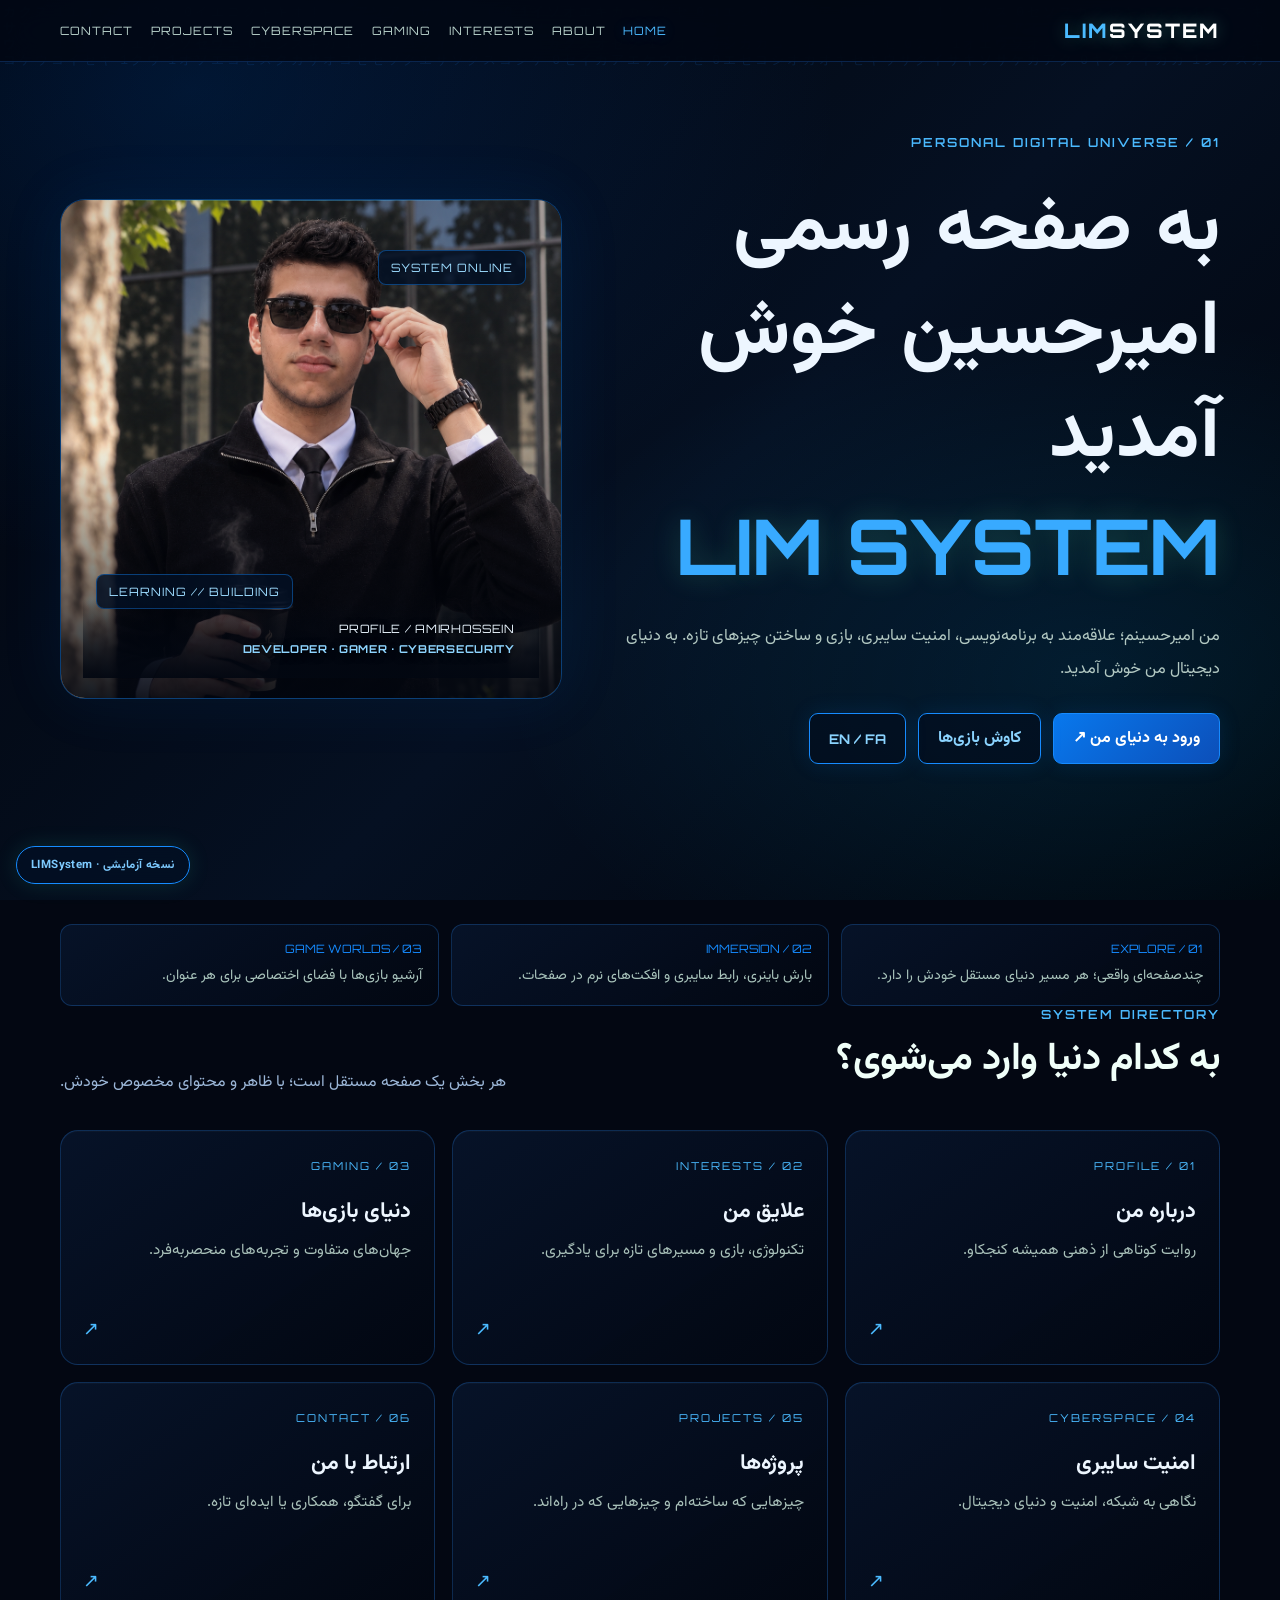
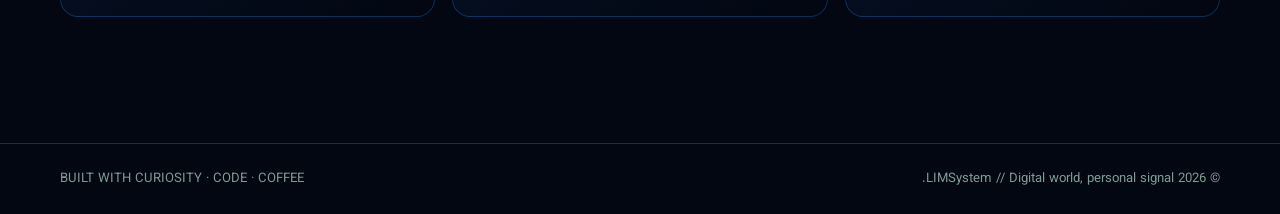
<file: index.html>
<!DOCTYPE html>

<html dir="rtl" lang="fa">
<head>
<meta charset="utf-8"/>
<meta content="width=device-width, initial-scale=1" name="viewport"/>
<meta content="#030712" name="theme-color"/>
<meta content="وب‌سایت شخصی امیرحسین؛ برنامه‌نویسی، امنیت سایبری، بازی و پروژه‌های دیجیتال." name="description"/>
<title>Amirhossein | LIM SYSTEM</title>
<link href="./css/style.css" rel="stylesheet"/>
</head>
<body>
<span class="experimental-badge">نسخه آزمایشی · LIMSystem</span>
<canvas aria-hidden="true" id="matrix"></canvas>
<header>
<div class="wrap nav">
<a class="brand" href="./index.html">LIM<span>SYSTEM</span></a>
<button aria-expanded="false" aria-label="باز کردن منو" class="menu-toggle" type="button">☰</button>
<nav aria-label="Main navigation" class="navlinks">
<a class="active" href="./index.html">HOME</a>
<a href="./about.html">ABOUT</a>
<a href="./interests.html">INTERESTS</a>
<a href="./gaming.html">GAMING</a>
<a href="./cybersecurity.html">CYBERSPACE</a>
<a href="./projects.html">PROJECTS</a>
<a href="./contact.html">CONTACT</a>
</nav>
</div>
</header>
<main>
<section class="hero">
<div class="wrap hero-grid">
<div class="hero-copy">
<div class="eyebrow">PERSONAL DIGITAL UNIVERSE / 01</div>
<h1 class="welcome-title">
<span class="welcome-fa">به صفحه رسمی<br/>امیرحسین خوش آمدید</span>
<span class="welcome-en" dir="ltr" hidden="" lang="en">WELCOME TO<br/>AMIRHOSSEIN’S OFFICIAL PAGE</span>
<em>LIM SYSTEM</em>
</h1>
<p class="welcome-copy">
<span class="welcome-fa">من امیرحسینم؛ علاقه‌مند به برنامه‌نویسی، امنیت سایبری، بازی و ساختن چیزهای تازه. به دنیای دیجیتال من خوش آمدید.</span>
<span class="welcome-en" dir="ltr" hidden="" lang="en">I’m Amirhossein — interested in programming, cybersecurity, gaming, and building new things. Welcome to my digital world.</span>
</p>
<div class="actions">
<a class="btn" href="./interests.html">ورود به دنیای من ↗</a>
<a class="btn ghost" href="./gaming.html">کاوش بازی‌ها</a>
<button aria-label="تغییر زبان" class="btn ghost lang-switch" type="button">EN / FA</button>
</div>
</div>
<div class="visual profile-visual">
<img alt="تصویر پروفایل امیرحسین" class="profile-photo" src="./assets/amirhossein-profile.png"/>
<div class="profile-caption"><span>PROFILE / AMIRHOSSEIN</span><strong>DEVELOPER · GAMER · CYBERSECURITY</strong></div>
<div class="scan"></div>
<div class="float-label" style="top:10%;right:7%">SYSTEM ONLINE</div>
<div class="float-label" style="bottom:18%;left:7%">LEARNING // BUILDING</div>
</div>
</div>
</section>
<section class="section">
<div class="wrap">
<div class="feature-strip">
<div><strong>01 / EXPLORE</strong><span>چندصفحه‌ای واقعی؛ هر مسیر دنیای مستقل خودش را دارد.</span></div>
<div><strong>02 / IMMERSION</strong><span>بارش باینری، رابط سایبری و افکت‌های نرم در صفحات.</span></div>
<div><strong>03 / GAME WORLDS</strong><span>آرشیو بازی‌ها با فضای اختصاصی برای هر عنوان.</span></div>
</div>
<div class="section-head">
<div><div class="eyebrow">SYSTEM DIRECTORY</div><h2>به کدام دنیا وارد می‌شوی؟</h2></div>
<p>هر بخش یک صفحه مستقل است؛ با ظاهر و محتوای مخصوص خودش.</p>
</div>
<div class="grid">
<a class="card" href="./about.html"><span class="index">01 / PROFILE</span><h3>درباره من</h3><p>روایت کوتاهی از ذهنی همیشه کنجکاو.</p><span class="arrow">↗</span></a>
<a class="card" href="./interests.html"><span class="index">02 / INTERESTS</span><h3>علایق من</h3><p>تکنولوژی، بازی و مسیرهای تازه برای یادگیری.</p><span class="arrow">↗</span></a>
<a class="card" href="./gaming.html"><span class="index">03 / GAMING</span><h3>دنیای بازی‌ها</h3><p>جهان‌های متفاوت و تجربه‌های منحصربه‌فرد.</p><span class="arrow">↗</span></a>
<a class="card" href="./cybersecurity.html"><span class="index">04 / CYBERSPACE</span><h3>امنیت سایبری</h3><p>نگاهی به شبکه، امنیت و دنیای دیجیتال.</p><span class="arrow">↗</span></a>
<a class="card" href="./projects.html"><span class="index">05 / PROJECTS</span><h3>پروژه‌ها</h3><p>چیزهایی که ساخته‌ام و چیزهایی که در راه‌اند.</p><span class="arrow">↗</span></a>
<a class="card" href="./contact.html"><span class="index">06 / CONTACT</span><h3>ارتباط با من</h3><p>برای گفتگو، همکاری یا ایده‌ای تازه.</p><span class="arrow">↗</span></a>
</div>
</div>
</section>
</main>
<footer><div class="wrap footer-inner"><span>© <span data-year=""></span> LIMSystem // Digital world, personal signal.</span><span>BUILT WITH CURIOSITY · CODE · COFFEE</span></div></footer>
<script defer="" src="./js/main.js"></script>
</body>
</html>
</file>
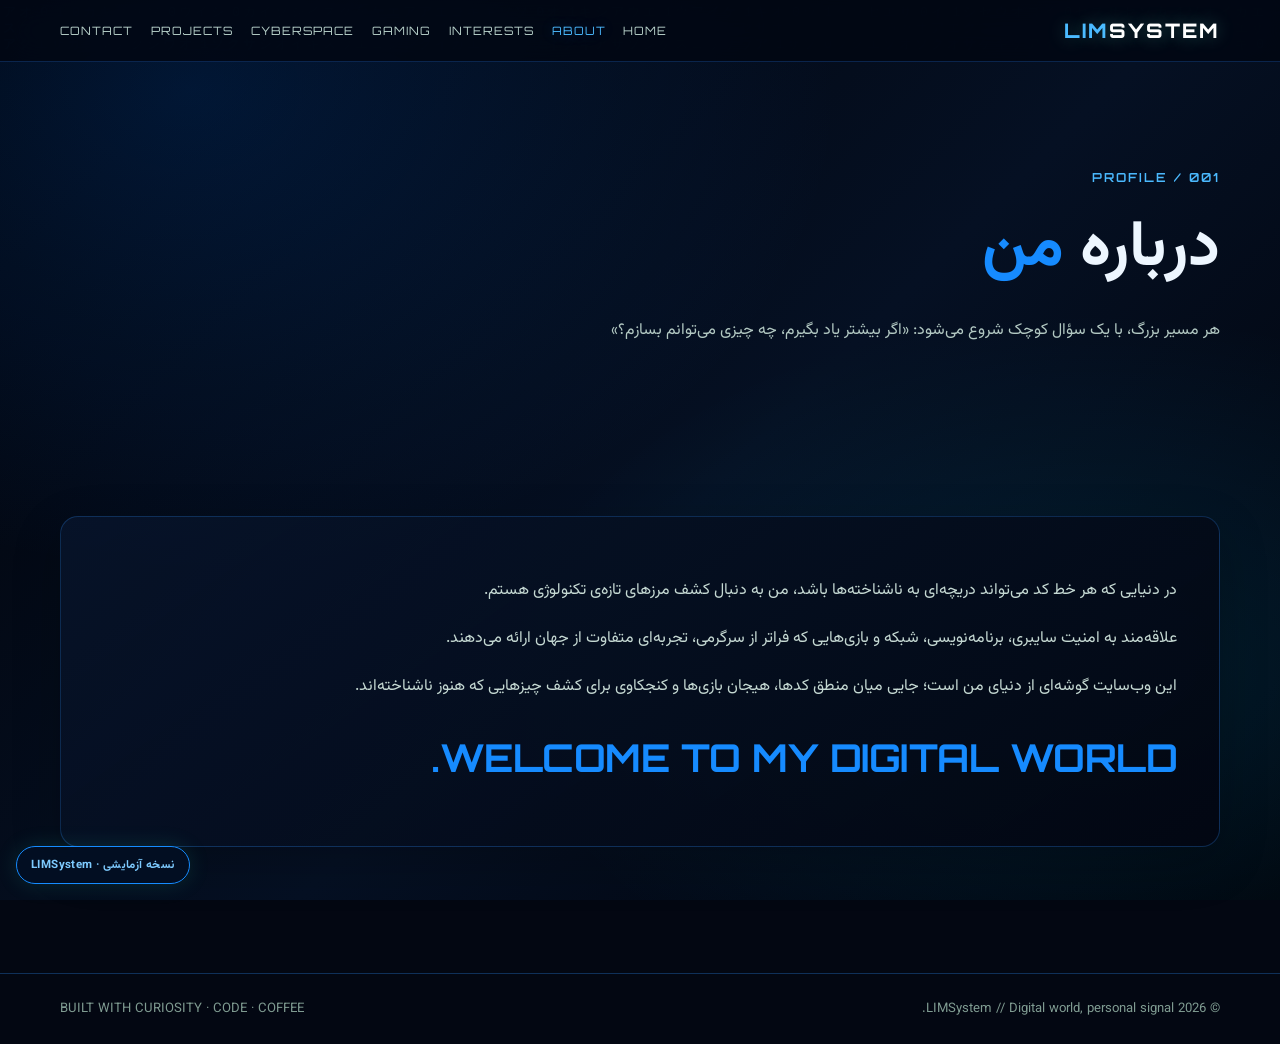
<file: about.html>
<!DOCTYPE html>
<html dir="rtl" lang="fa"><head><meta charset="utf-8"/><meta content="width=device-width,initial-scale=1" name="viewport"/><meta content="#05080b" name="theme-color"/><title>About | LimSystem</title><link href="./css/style.css" rel="stylesheet"/></head><body><span class="experimental-badge">نسخه آزمایشی · LIMSystem</span><canvas id="matrix"></canvas><header><div class="wrap nav"><a class="brand" href="./index.html">LIM<span>SYSTEM</span></a><button aria-label="Open navigation" class="menu-toggle">☰</button><nav class="navlinks"><a class="" href="./index.html">HOME</a><a class="active" href="./about.html">ABOUT</a><a class="" href="./interests.html">INTERESTS</a><a class="" href="./gaming.html">GAMING</a><a class="" href="./cybersecurity.html">CYBERSPACE</a><a class="" href="./projects.html">PROJECTS</a><a class="" href="./contact.html">CONTACT</a></nav></div></header><main><section class="subhero"><div class="wrap"><div class="eyebrow">PROFILE / 001</div><h1>درباره <span style="color:var(--neon)">من</span></h1><p>هر مسیر بزرگ، با یک سؤال کوچک شروع می‌شود: «اگر بیشتر یاد بگیرم، چه چیزی می‌توانم بسازم؟»</p></div></section><section class="section"><div class="wrap content-panel"><p>در دنیایی که هر خط کد می‌تواند دریچه‌ای به ناشناخته‌ها باشد، من به دنبال کشف مرزهای تازه‌ی تکنولوژی هستم.</p><p>علاقه‌مند به امنیت سایبری، برنامه‌نویسی، شبکه و بازی‌هایی که فراتر از سرگرمی، تجربه‌ای متفاوت از جهان ارائه می‌دهند.</p><p>این وب‌سایت گوشه‌ای از دنیای من است؛ جایی میان منطق کدها، هیجان بازی‌ها و کنجکاوی برای کشف چیزهایی که هنوز ناشناخته‌اند.</p><h2 style="color:var(--neon);font-family:Orbitron">WELCOME TO MY DIGITAL WORLD.</h2></div></section></main><footer><div class="wrap footer-inner"><span>© <span data-year=""></span> LIMSystem // Digital world, personal signal.</span><span>BUILT WITH CURIOSITY · CODE · COFFEE</span></div></footer><script src="./js/main.js"></script></body></html>
</file>
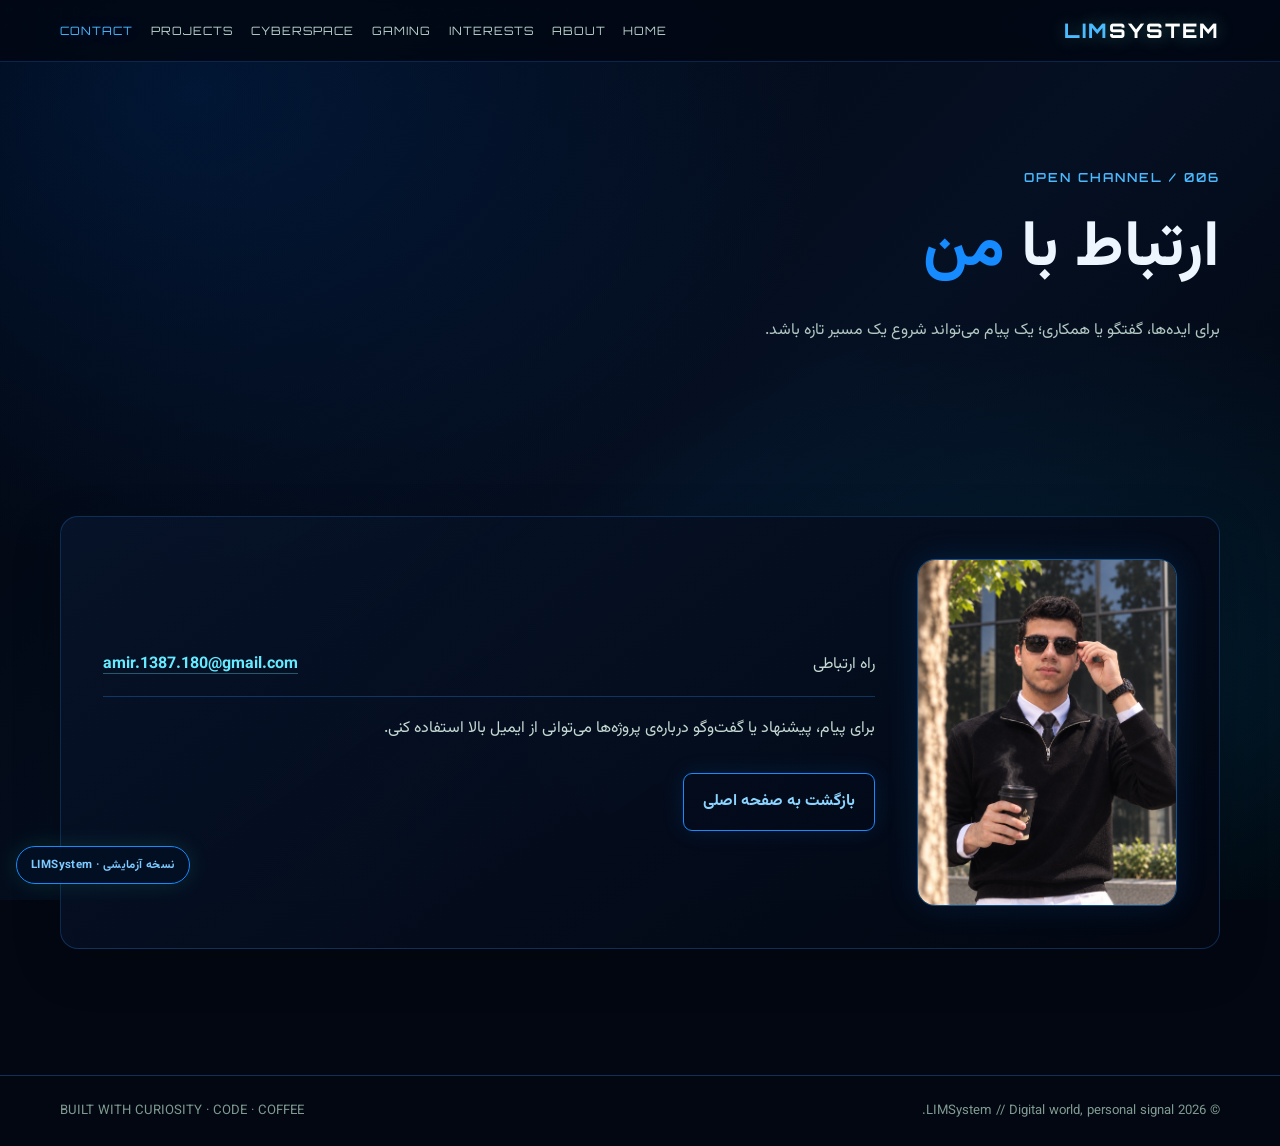
<file: contact.html>
<!DOCTYPE html>
<html dir="rtl" lang="fa"><head><meta charset="utf-8"/><meta content="width=device-width,initial-scale=1" name="viewport"/><meta content="#05080b" name="theme-color"/><title>Contact | LimSystem</title><link href="./css/style.css" rel="stylesheet"/></head><body><span class="experimental-badge">نسخه آزمایشی · LIMSystem</span><canvas id="matrix"></canvas><header><div class="wrap nav"><a class="brand" href="./index.html">LIM<span>SYSTEM</span></a><button aria-label="Open navigation" class="menu-toggle">☰</button><nav class="navlinks"><a class="" href="./index.html">HOME</a><a class="" href="./about.html">ABOUT</a><a class="" href="./interests.html">INTERESTS</a><a class="" href="./gaming.html">GAMING</a><a class="" href="./cybersecurity.html">CYBERSPACE</a><a class="" href="./projects.html">PROJECTS</a><a class="active" href="./contact.html">CONTACT</a></nav></div></header><main><section class="subhero"><div class="wrap"><div class="eyebrow">OPEN CHANNEL / 006</div><h1>ارتباط با <span style="color:var(--neon)">من</span></h1><p>برای ایده‌ها، گفتگو یا همکاری؛ یک پیام می‌تواند شروع یک مسیر تازه باشد.</p></div></section><section class="section"><div class="wrap"><div class="content-panel contact-card"><img alt="عکس امیرحسین" class="contact-profile" src="./assets/amirhossein-profile.png"/><div class="contact-details"><div class="contact-line"><span>راه ارتباطی</span><strong><a href="mailto:amir.1387.180@gmail.com">amir.1387.180@gmail.com</a></strong></div><p>برای پیام، پیشنهاد یا گفت‌وگو درباره‌ی پروژه‌ها می‌توانی از ایمیل بالا استفاده کنی.</p><div class="actions"><a class="btn ghost" href="./index.html">بازگشت به صفحه اصلی</a></div></div></div></div></section></main><footer><div class="wrap footer-inner"><span>© <span data-year=""></span> LIMSystem // Digital world, personal signal.</span><span>BUILT WITH CURIOSITY · CODE · COFFEE</span></div></footer><script src="./js/main.js"></script></body></html>
</file>
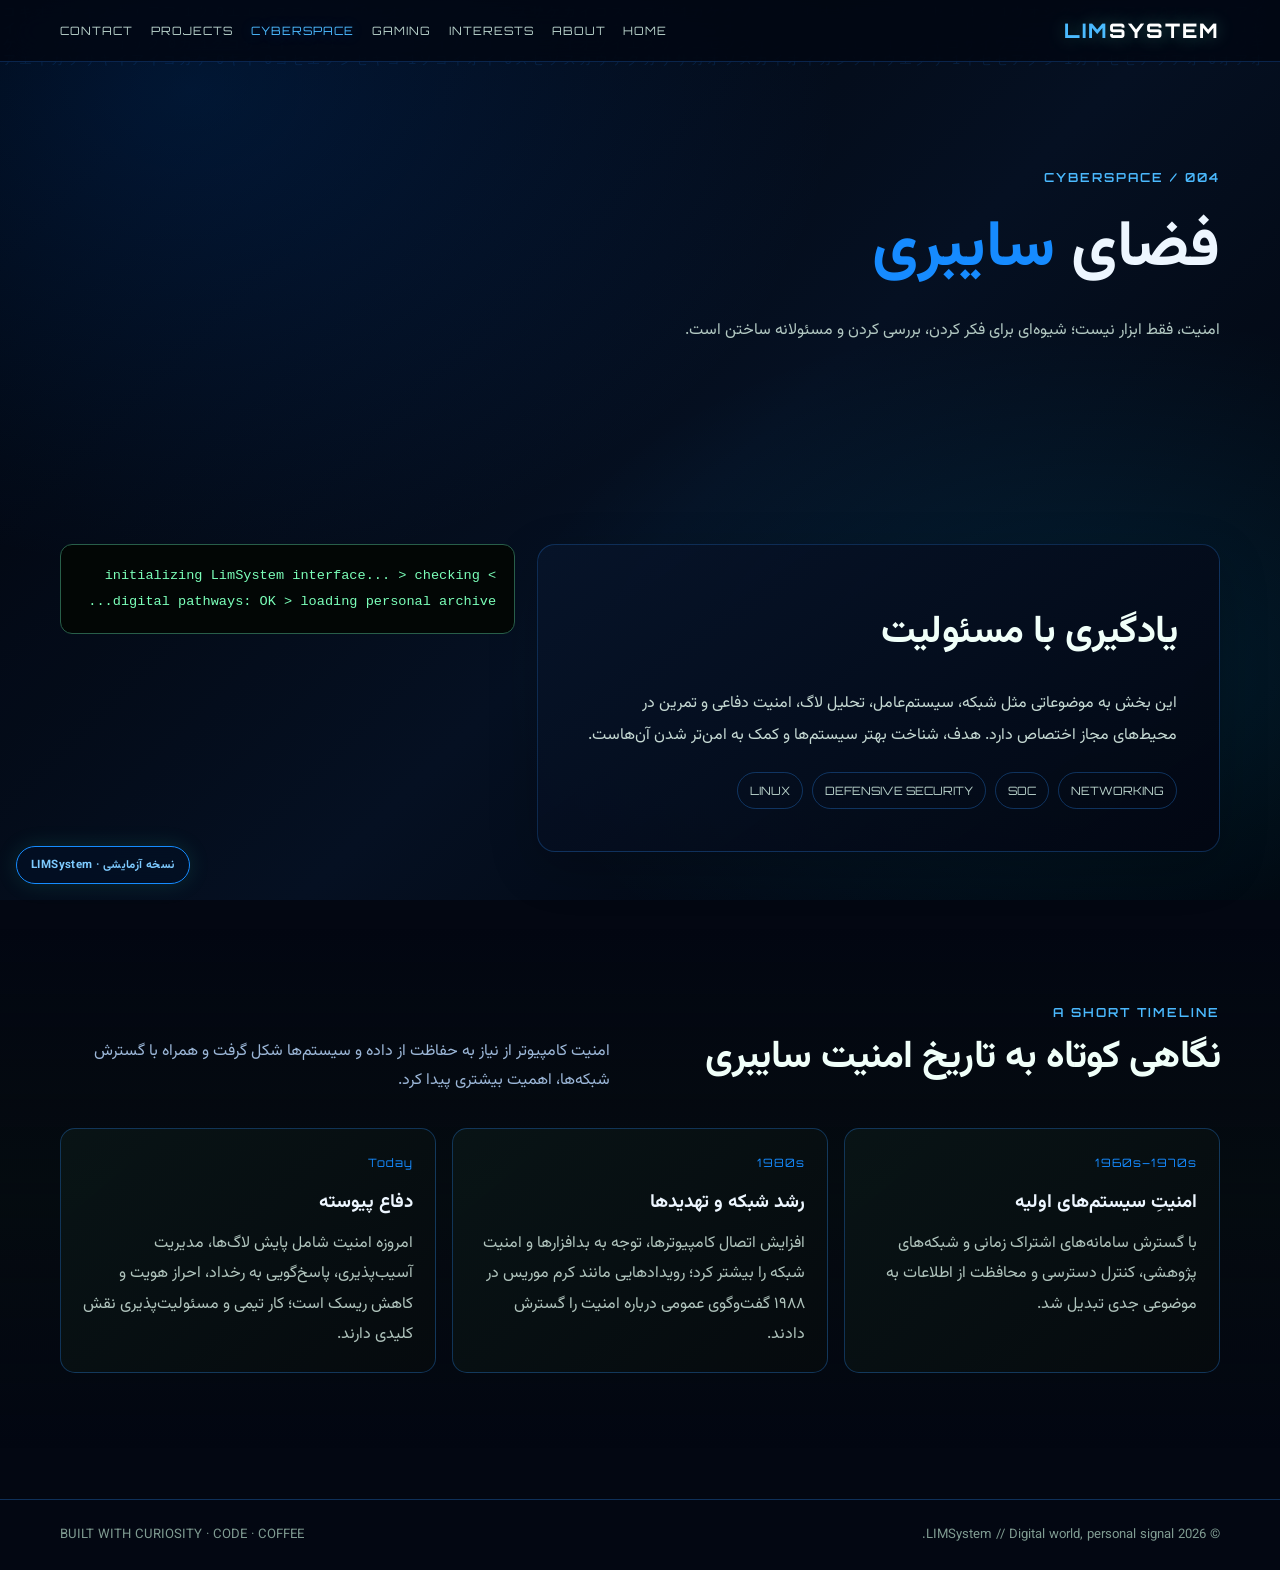
<file: cybersecurity.html>
<!DOCTYPE html>
<html dir="rtl" lang="fa"><head><meta charset="utf-8"/><meta content="width=device-width,initial-scale=1" name="viewport"/><meta content="#05080b" name="theme-color"/><title>Cyberspace | LimSystem</title><link href="./css/style.css" rel="stylesheet"/></head><body><span class="experimental-badge">نسخه آزمایشی · LIMSystem</span><canvas id="matrix"></canvas><header><div class="wrap nav"><a class="brand" href="./index.html">LIM<span>SYSTEM</span></a><button aria-label="Open navigation" class="menu-toggle">☰</button><nav class="navlinks"><a class="" href="./index.html">HOME</a><a class="" href="./about.html">ABOUT</a><a class="" href="./interests.html">INTERESTS</a><a class="" href="./gaming.html">GAMING</a><a class="active" href="./cybersecurity.html">CYBERSPACE</a><a class="" href="./projects.html">PROJECTS</a><a class="" href="./contact.html">CONTACT</a></nav></div></header><main><section class="subhero"><div class="wrap"><div class="eyebrow">CYBERSPACE / 004</div><h1>فضای <span style="color:var(--neon)">سایبری</span></h1><p>امنیت، فقط ابزار نیست؛ شیوه‌ای برای فکر کردن، بررسی کردن و مسئولانه ساختن است.</p></div></section><section class="section"><div class="wrap game-layout"><div class="content-panel"><h2>یادگیری با مسئولیت</h2><p>این بخش به موضوعاتی مثل شبکه، سیستم‌عامل، تحلیل لاگ، امنیت دفاعی و تمرین در محیط‌های مجاز اختصاص دارد. هدف، شناخت بهتر سیستم‌ها و کمک به امن‌تر شدن آن‌هاست.</p><div class="taglist"><span class="tag">NETWORKING</span><span class="tag">SOC</span><span class="tag">DEFENSIVE SECURITY</span><span class="tag">LINUX</span></div></div><aside class="terminal" data-terminal=""></aside></div></section><section class="section history-section"><div class="wrap"><div class="section-head"><div><div class="eyebrow">A SHORT TIMELINE</div><h2>نگاهی کوتاه به تاریخ امنیت سایبری</h2></div><p>امنیت کامپیوتر از نیاز به حفاظت از داده و سیستم‌ها شکل گرفت و همراه با گسترش شبکه‌ها، اهمیت بیشتری پیدا کرد.</p></div><div class="history-grid"><article class="history-item"><span>1960s–1970s</span><h3>امنیتِ سیستم‌های اولیه</h3><p>با گسترش سامانه‌های اشتراک زمانی و شبکه‌های پژوهشی، کنترل دسترسی و محافظت از اطلاعات به موضوعی جدی تبدیل شد.</p></article><article class="history-item"><span>1980s</span><h3>رشد شبکه و تهدیدها</h3><p>افزایش اتصال کامپیوترها، توجه به بدافزارها و امنیت شبکه را بیشتر کرد؛ رویدادهایی مانند کرم موریس در ۱۹۸۸ گفت‌وگوی عمومی درباره امنیت را گسترش دادند.</p></article><article class="history-item"><span>Today</span><h3>دفاع پیوسته</h3><p>امروزه امنیت شامل پایش لاگ‌ها، مدیریت آسیب‌پذیری، پاسخ‌گویی به رخداد، احراز هویت و کاهش ریسک است؛ کار تیمی و مسئولیت‌پذیری نقش کلیدی دارند.</p></article></div></div></section></main><footer><div class="wrap footer-inner"><span>© <span data-year=""></span> LIMSystem // Digital world, personal signal.</span><span>BUILT WITH CURIOSITY · CODE · COFFEE</span></div></footer><script src="./js/main.js"></script></body></html>
</file>
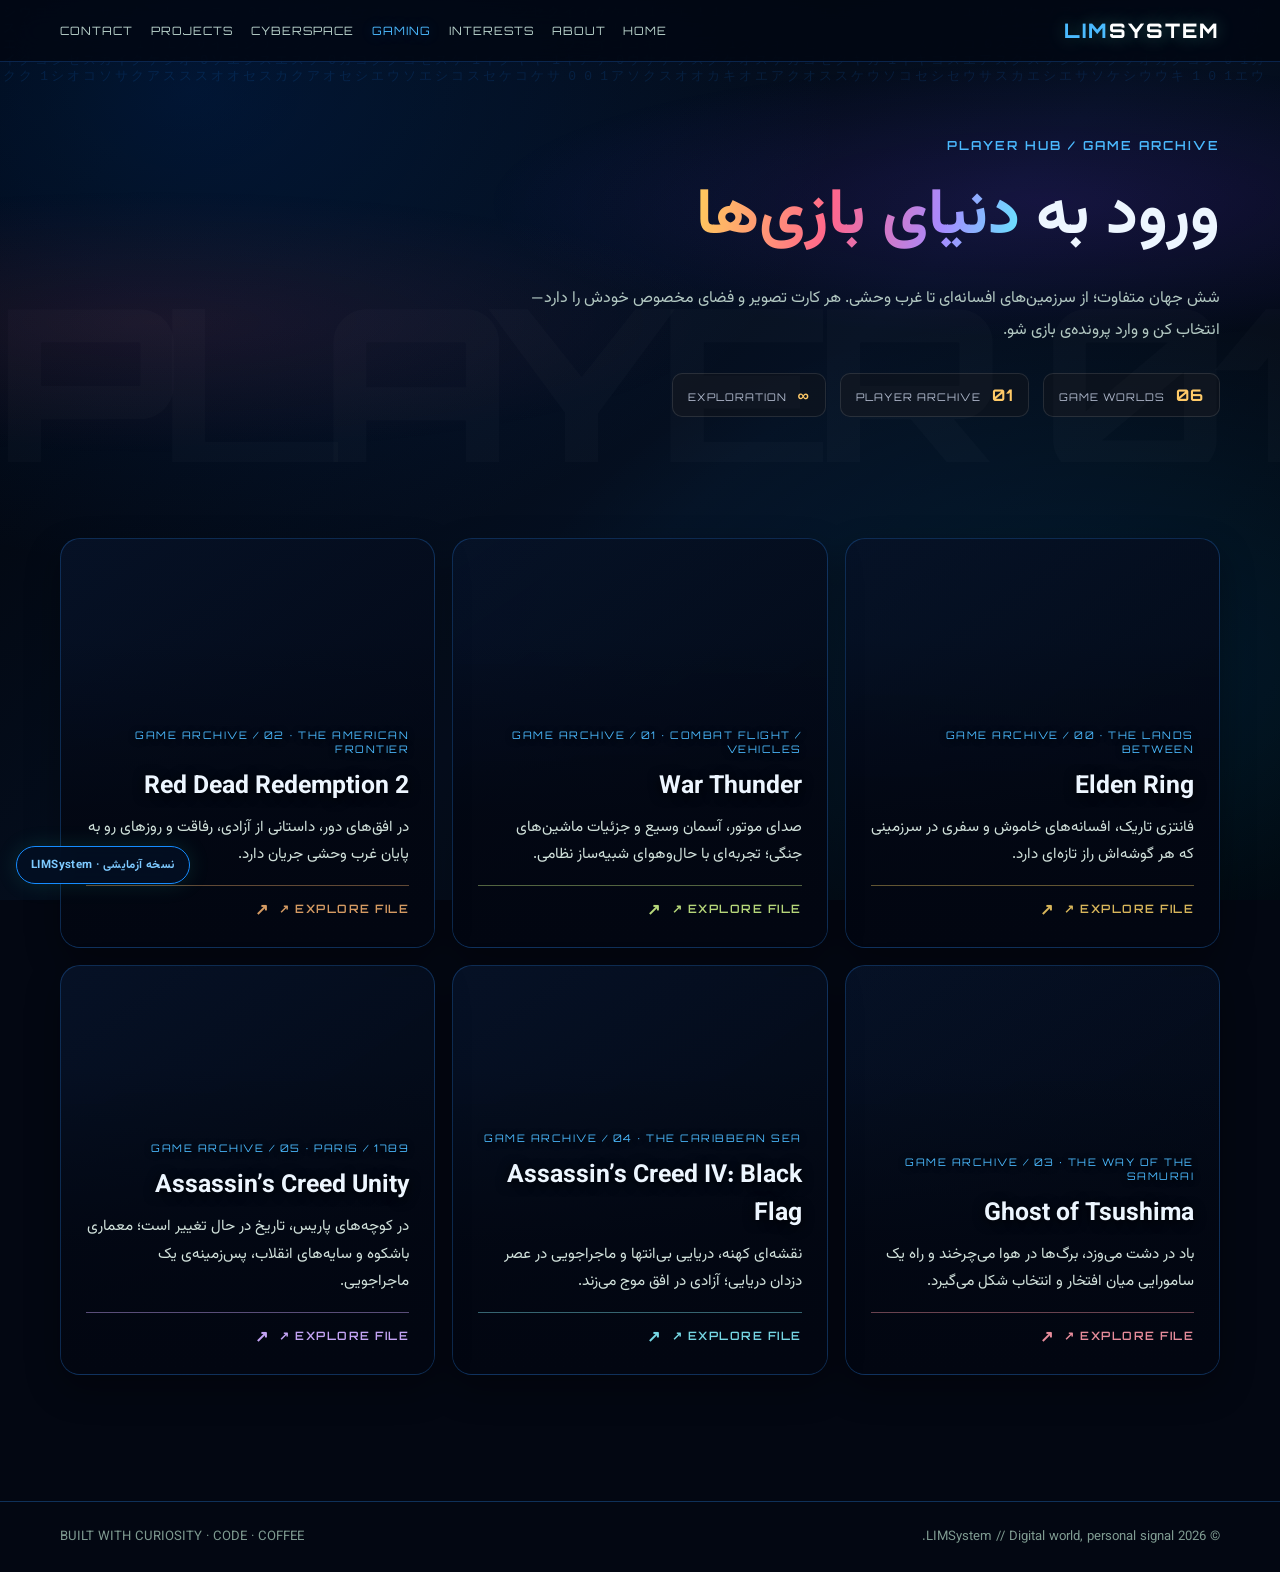
<file: gaming.html>
<!DOCTYPE html>
<html dir="rtl" lang="fa"><head><meta charset="utf-8"/><meta content="width=device-width,initial-scale=1" name="viewport"/><meta content="#05080b" name="theme-color"/><title>Gaming | LimSystem</title><link href="./css/style.css" rel="stylesheet"/></head><body><span class="experimental-badge">نسخه آزمایشی · LIMSystem</span><canvas id="matrix"></canvas><header><div class="wrap nav"><a class="brand" href="./index.html">LIM<span>SYSTEM</span></a><button aria-label="Open navigation" class="menu-toggle">☰</button><nav class="navlinks"><a class="" href="./index.html">HOME</a><a class="" href="./about.html">ABOUT</a><a class="" href="./interests.html">INTERESTS</a><a class="active" href="./gaming.html">GAMING</a><a class="" href="./cybersecurity.html">CYBERSPACE</a><a class="" href="./projects.html">PROJECTS</a><a class="" href="./contact.html">CONTACT</a></nav></div></header><main><section class="subhero gaming-intro"><div class="wrap"><div class="eyebrow">PLAYER HUB / GAME ARCHIVE</div><h1>ورود به <span class="gaming-title">دنیای بازی‌ها</span></h1><p>شش جهان متفاوت؛ از سرزمین‌های افسانه‌ای تا غرب وحشی. هر کارت تصویر و فضای مخصوص خودش را دارد—انتخاب کن و وارد پرونده‌ی بازی شو.</p><div class="gaming-stats"><span><b>06</b> GAME WORLDS</span><span><b>01</b> PLAYER ARCHIVE</span><span><b>∞</b> EXPLORATION</span></div></div></section><section class="section"><div class="wrap"><div class="grid"><a class="card game-card" href="games/elden-ring.html" style="--accent:#d8b65b"><div class="cover" style="background-image:url('https://cdn.mos.cms.futurecdn.net/8s9vYFUA5NrwELnCCEyx5Y.jpg')"></div><div class="game-copy"><span class="index">GAME ARCHIVE / 00 · THE LANDS BETWEEN</span><h3>Elden Ring</h3><p>فانتزی تاریک، افسانه‌های خاموش و سفری در سرزمینی که هر گوشه‌اش راز تازه‌ای دارد.</p><span class="game-arrow">EXPLORE FILE ↗</span></div></a><a class="card game-card" href="games/war-thunder.html" style="--accent:#b6d77a"><div class="cover" style="background-image:url('https://cdn.ourplay.net/library/game/65d0b30a06b9b2598f6360500f909b03.png')"></div><div class="game-copy"><span class="index">GAME ARCHIVE / 01 · COMBAT FLIGHT / VEHICLES</span><h3>War Thunder</h3><p>صدای موتور، آسمان وسیع و جزئیات ماشین‌های جنگی؛ تجربه‌ای با حال‌وهوای شبیه‌ساز نظامی.</p><span class="game-arrow">EXPLORE FILE ↗</span></div></a><a class="card game-card" href="games/red-dead-2.html" style="--accent:#d59b63"><div class="cover" style="background-image:url('https://cdn.akamai.steamstatic.com/steam/apps/1174180/header.jpg')"></div><div class="game-copy"><span class="index">GAME ARCHIVE / 02 · THE AMERICAN FRONTIER</span><h3>Red Dead Redemption 2</h3><p>در افق‌های دور، داستانی از آزادی، رفاقت و روزهای رو به پایان غرب وحشی جریان دارد.</p><span class="game-arrow">EXPLORE FILE ↗</span></div></a><a class="card game-card" href="games/ghost-of-tsushima.html" style="--accent:#e78c9b"><div class="cover" style="background-image:url('https://bdjogos.com.br/capas/5988-Ghost-of-Tsushima-Playstation-4-capa-1.jpg')"></div><div class="game-copy"><span class="index">GAME ARCHIVE / 03 · THE WAY OF THE SAMURAI</span><h3>Ghost of Tsushima</h3><p>باد در دشت می‌وزد، برگ‌ها در هوا می‌چرخند و راه یک سامورایی میان افتخار و انتخاب شکل می‌گیرد.</p><span class="game-arrow">EXPLORE FILE ↗</span></div></a><a class="card game-card" href="games/ac-black-flag.html" style="--accent:#76d7e4"><div class="cover" style="background-image:url('https://www.wsgf.org/f/u/contrib/dr/29311/boxart.jpg')"></div><div class="game-copy"><span class="index">GAME ARCHIVE / 04 · THE CARIBBEAN SEA</span><h3>Assassin’s Creed IV: Black Flag</h3><p>نقشه‌ای کهنه، دریایی بی‌انتها و ماجراجویی در عصر دزدان دریایی؛ آزادی در افق موج می‌زند.</p><span class="game-arrow">EXPLORE FILE ↗</span></div></a><a class="card game-card" href="games/ac-unity.html" style="--accent:#c4a4f5"><div class="cover" style="background-image:url('https://image.api.playstation.com/cdn/UP0001/CUSA00663_00/arnlFWX6Y6ZlGyCCYWmth94Shtw44kON.png')"></div><div class="game-copy"><span class="index">GAME ARCHIVE / 05 · PARIS / 1789</span><h3>Assassin’s Creed Unity</h3><p>در کوچه‌های پاریس، تاریخ در حال تغییر است؛ معماری باشکوه و سایه‌های انقلاب، پس‌زمینه‌ی یک ماجراجویی.</p><span class="game-arrow">EXPLORE FILE ↗</span></div></a></div></div></section></main><footer><div class="wrap footer-inner"><span>© <span data-year=""></span> LIMSystem // Digital world, personal signal.</span><span>BUILT WITH CURIOSITY · CODE · COFFEE</span></div></footer><script src="./js/main.js"></script></body></html>
</file>
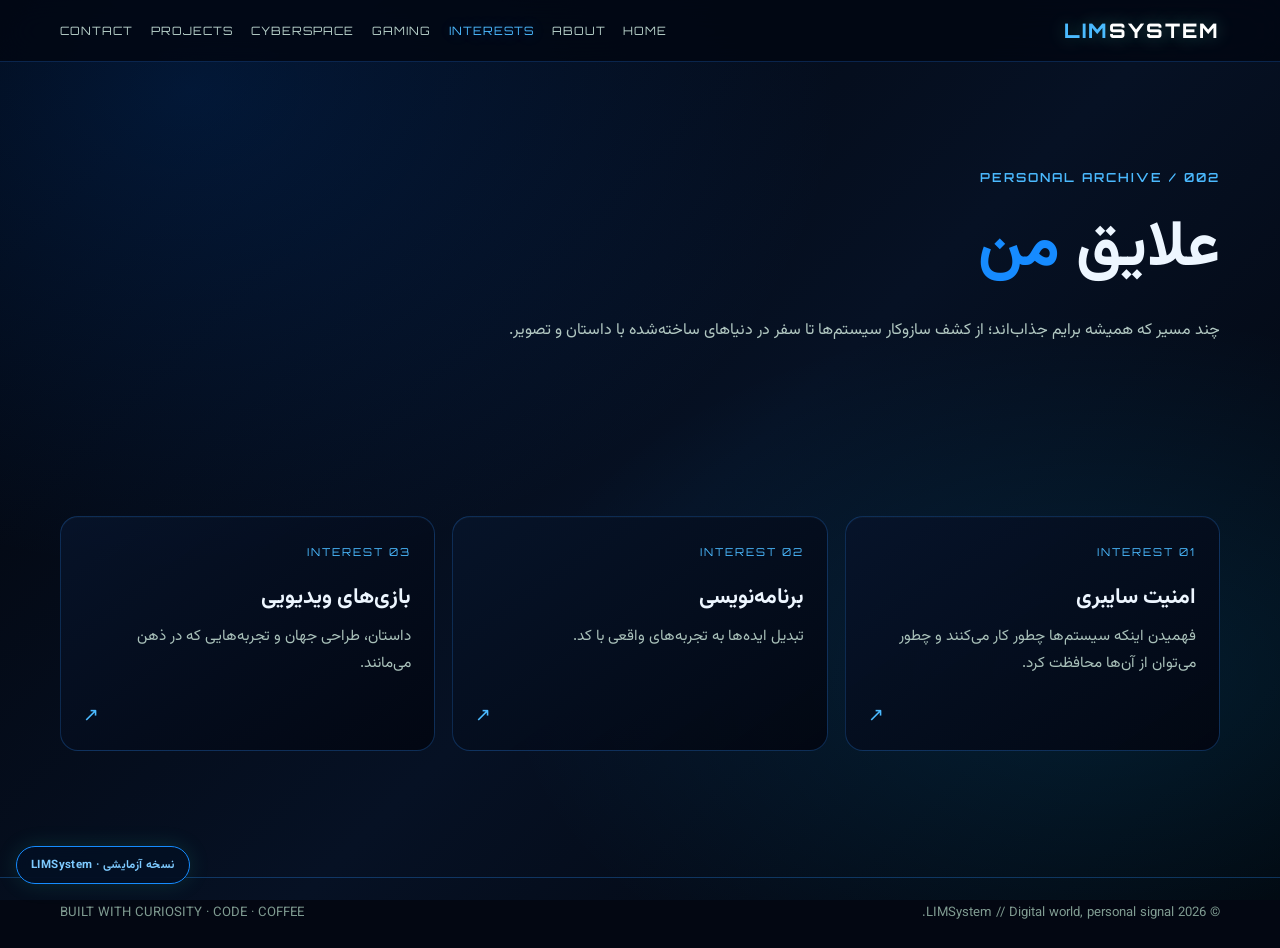
<file: interests.html>
<!DOCTYPE html>
<html dir="rtl" lang="fa"><head><meta charset="utf-8"/><meta content="width=device-width,initial-scale=1" name="viewport"/><meta content="#05080b" name="theme-color"/><title>Interests | LimSystem</title><link href="./css/style.css" rel="stylesheet"/></head><body><span class="experimental-badge">نسخه آزمایشی · LIMSystem</span><canvas id="matrix"></canvas><header><div class="wrap nav"><a class="brand" href="./index.html">LIM<span>SYSTEM</span></a><button aria-label="Open navigation" class="menu-toggle">☰</button><nav class="navlinks"><a class="" href="./index.html">HOME</a><a class="" href="./about.html">ABOUT</a><a class="active" href="./interests.html">INTERESTS</a><a class="" href="./gaming.html">GAMING</a><a class="" href="./cybersecurity.html">CYBERSPACE</a><a class="" href="./projects.html">PROJECTS</a><a class="" href="./contact.html">CONTACT</a></nav></div></header><main><section class="subhero"><div class="wrap"><div class="eyebrow">PERSONAL ARCHIVE / 002</div><h1>علایق <span style="color:var(--neon)">من</span></h1><p>چند مسیر که همیشه برایم جذاب‌اند؛ از کشف سازوکار سیستم‌ها تا سفر در دنیاهای ساخته‌شده با داستان و تصویر.</p></div></section><section class="section"><div class="wrap"><div class="grid">
<a class="card" href="./cybersecurity.html"><span class="index">INTEREST 01</span><h3>امنیت سایبری</h3><p>فهمیدن اینکه سیستم‌ها چطور کار می‌کنند و چطور می‌توان از آن‌ها محافظت کرد.</p><span class="arrow">↗</span></a>
<a class="card" href="./projects.html"><span class="index">INTEREST 02</span><h3>برنامه‌نویسی</h3><p>تبدیل ایده‌ها به تجربه‌های واقعی با کد.</p><span class="arrow">↗</span></a>
<a class="card" href="./gaming.html"><span class="index">INTEREST 03</span><h3>بازی‌های ویدیویی</h3><p>داستان، طراحی جهان و تجربه‌هایی که در ذهن می‌مانند.</p><span class="arrow">↗</span></a>
</div></div></section></main><footer><div class="wrap footer-inner"><span>© <span data-year=""></span> LIMSystem // Digital world, personal signal.</span><span>BUILT WITH CURIOSITY · CODE · COFFEE</span></div></footer><script src="./js/main.js"></script></body></html>
</file>
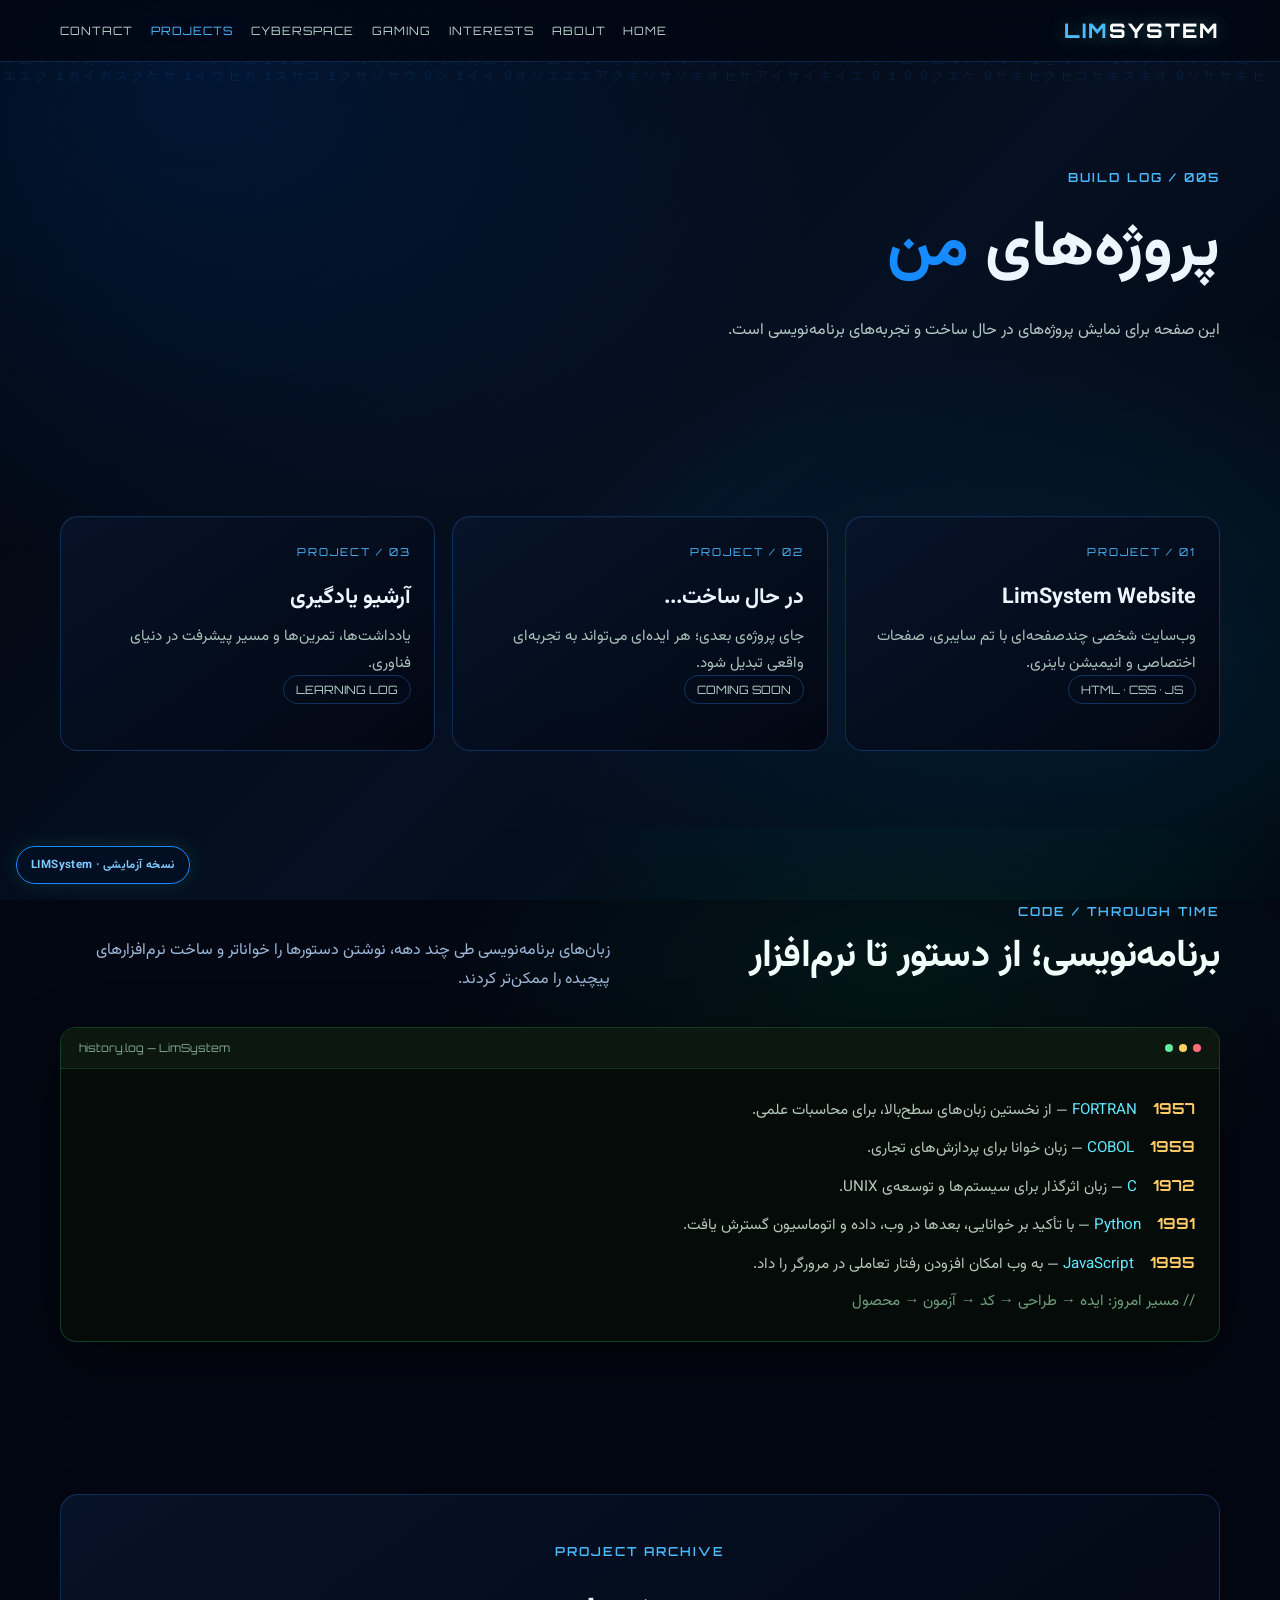
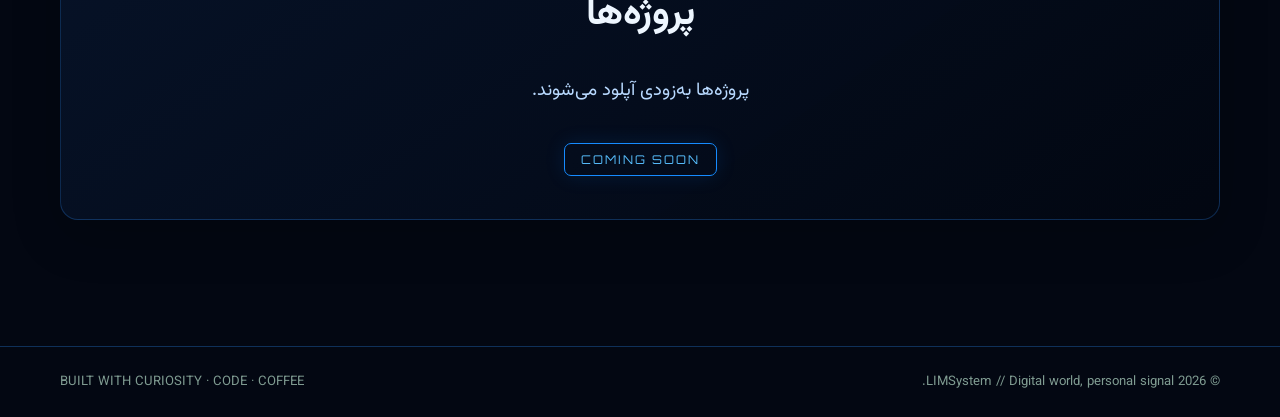
<file: projects.html>
<!DOCTYPE html>
<html dir="rtl" lang="fa"><head><meta charset="utf-8"/><meta content="width=device-width,initial-scale=1" name="viewport"/><meta content="#05080b" name="theme-color"/><title>Projects | LimSystem</title><link href="./css/style.css" rel="stylesheet"/></head><body><span class="experimental-badge">نسخه آزمایشی · LIMSystem</span><canvas id="matrix"></canvas><header><div class="wrap nav"><a class="brand" href="./index.html">LIM<span>SYSTEM</span></a><button aria-label="Open navigation" class="menu-toggle">☰</button><nav class="navlinks"><a class="" href="./index.html">HOME</a><a class="" href="./about.html">ABOUT</a><a class="" href="./interests.html">INTERESTS</a><a class="" href="./gaming.html">GAMING</a><a class="" href="./cybersecurity.html">CYBERSPACE</a><a class="active" href="./projects.html">PROJECTS</a><a class="" href="./contact.html">CONTACT</a></nav></div></header><main><section class="subhero"><div class="wrap"><div class="eyebrow">BUILD LOG / 005</div><h1>پروژه‌های <span style="color:var(--neon)">من</span></h1><p>این صفحه برای نمایش پروژه‌های در حال ساخت و تجربه‌های برنامه‌نویسی است.</p></div></section><section class="section"><div class="wrap"><div class="grid"><article class="card"><span class="index">PROJECT / 01</span><h3>LimSystem Website</h3><p>وب‌سایت شخصی چندصفحه‌ای با تم سایبری، صفحات اختصاصی و انیمیشن باینری.</p><span class="tag">HTML · CSS · JS</span></article><article class="card"><span class="index">PROJECT / 02</span><h3>در حال ساخت...</h3><p>جای پروژه‌ی بعدی؛ هر ایده‌ای می‌تواند به تجربه‌ای واقعی تبدیل شود.</p><span class="tag">COMING SOON</span></article><article class="card"><span class="index">PROJECT / 03</span><h3>آرشیو یادگیری</h3><p>یادداشت‌ها، تمرین‌ها و مسیر پیشرفت در دنیای فناوری.</p><span class="tag">LEARNING LOG</span></article></div></div></section><section class="section code-history"><div class="wrap"><div class="section-head"><div><div class="eyebrow">CODE / THROUGH TIME</div><h2>برنامه‌نویسی؛ از دستور تا نرم‌افزار</h2></div><p>زبان‌های برنامه‌نویسی طی چند دهه، نوشتن دستورها را خواناتر و ساخت نرم‌افزارهای پیچیده را ممکن‌تر کردند.</p></div><div class="code-window"><div class="code-window-top"><span class="dots"><i></i><i></i><i></i></span><span>history.log — LimSystem</span></div><div class="code-timeline"><p><b>1957</b> <em>FORTRAN</em> — از نخستین زبان‌های سطح‌بالا، برای محاسبات علمی.</p><p><b>1959</b> <em>COBOL</em> — زبان خوانا برای پردازش‌های تجاری.</p><p><b>1972</b> <em>C</em> — زبان اثرگذار برای سیستم‌ها و توسعه‌ی UNIX.</p><p><b>1991</b> <em>Python</em> — با تأکید بر خوانایی، بعدها در وب، داده و اتوماسیون گسترش یافت.</p><p><b>1995</b> <em>JavaScript</em> — به وب امکان افزودن رفتار تعاملی در مرورگر را داد.</p><p class="code-comment">// مسیر امروز: ایده → طراحی → کد → آزمون → محصول</p></div></div></div></section><section class="section"><div class="wrap"><div class="content-panel projects-soon"><span class="eyebrow">PROJECT ARCHIVE</span><h2>پروژه‌ها</h2><p>پروژه‌ها به‌زودی آپلود می‌شوند.</p><span class="soon-mark">COMING SOON</span></div></div></section></main><footer><div class="wrap footer-inner"><span>© <span data-year=""></span> LIMSystem // Digital world, personal signal.</span><span>BUILT WITH CURIOSITY · CODE · COFFEE</span></div></footer><script src="./js/main.js"></script></body></html>
</file>
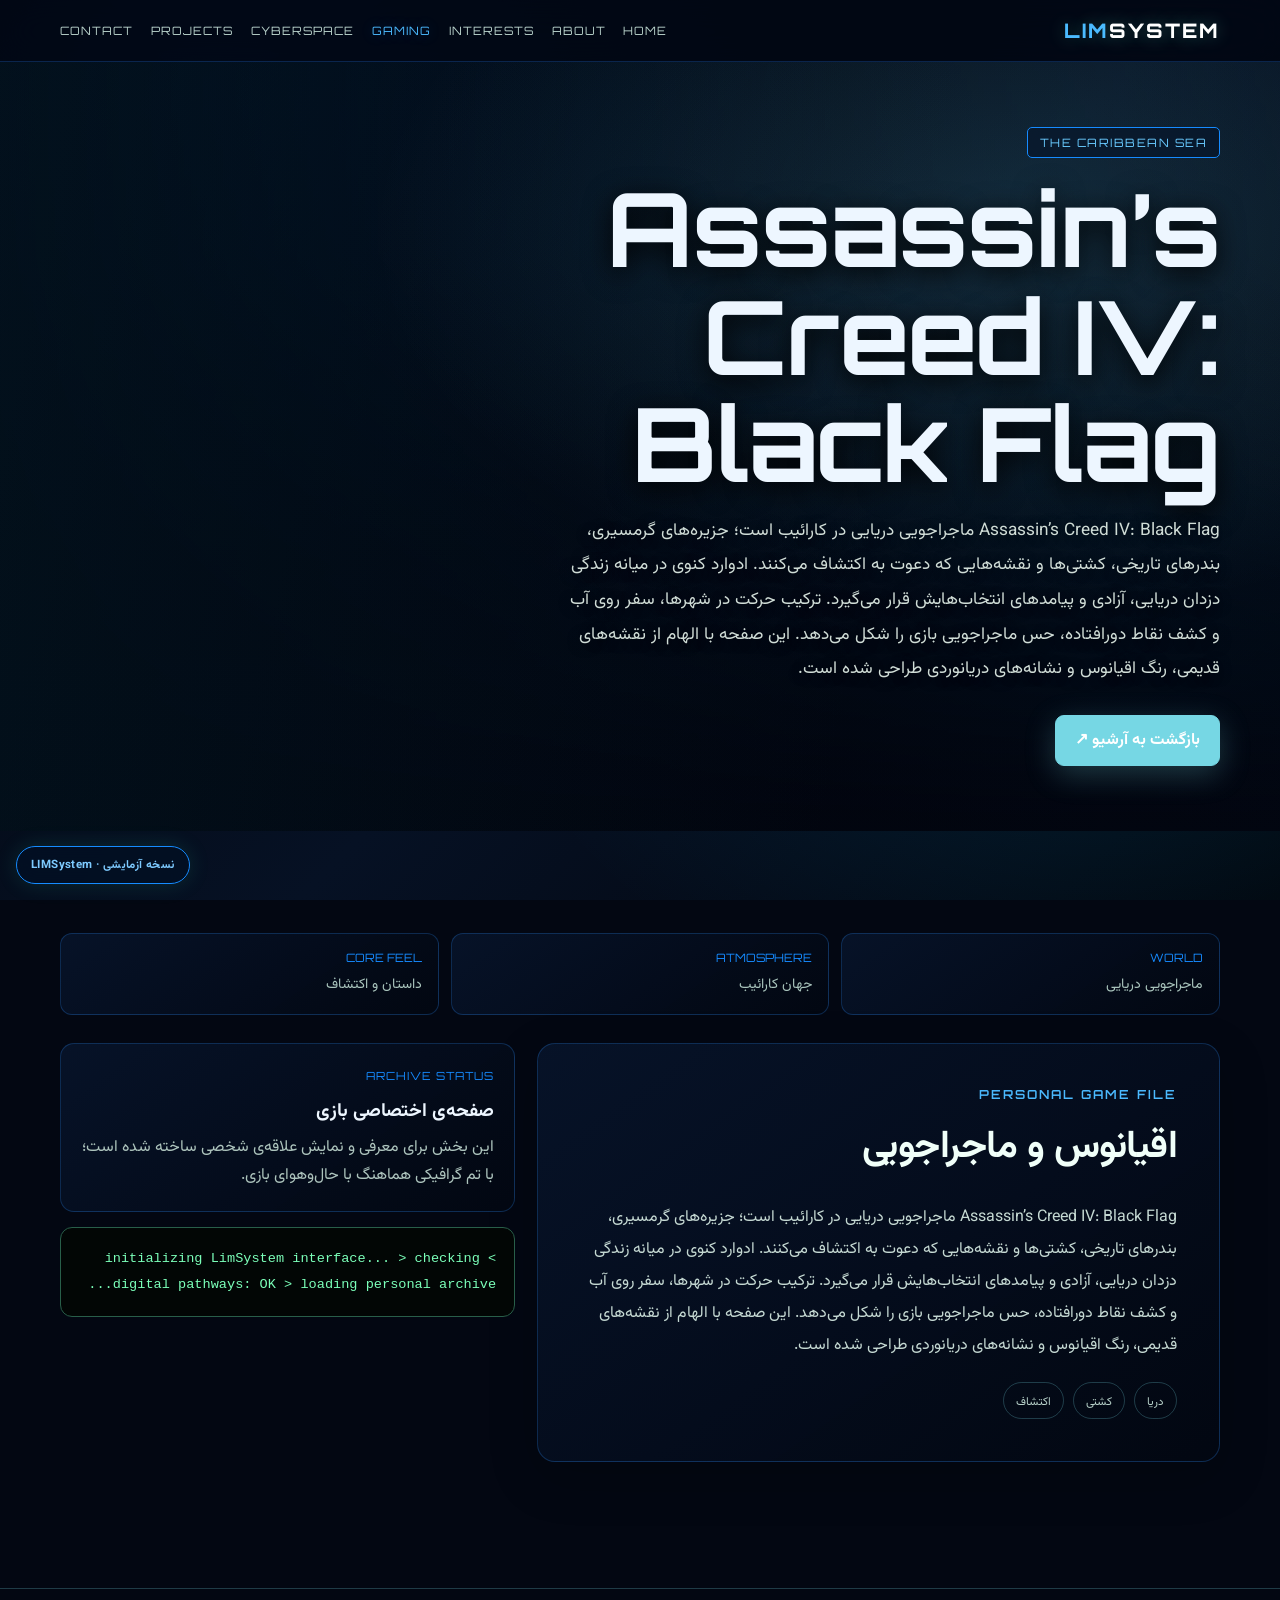
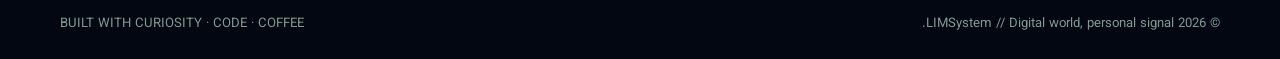
<file: games/ac-black-flag.html>
<!DOCTYPE html>
<html dir="rtl" lang="fa"><head><meta charset="utf-8"/><meta content="width=device-width,initial-scale=1" name="viewport"/><meta content="#05080b" name="theme-color"/><title>Game: Assassin’s Creed IV: Black Flag | LimSystem</title><link href="../css/style.css" rel="stylesheet"/></head><body data-game="ac-black-flag"><span class="experimental-badge">نسخه آزمایشی · LIMSystem</span><canvas id="matrix"></canvas><header><div class="wrap nav"><a class="brand" href="../index.html">LIM<span>SYSTEM</span></a><button aria-label="Open navigation" class="menu-toggle">☰</button><nav class="navlinks"><a class="" href="../index.html">HOME</a><a class="" href="../about.html">ABOUT</a><a class="" href="../interests.html">INTERESTS</a><a class="active" href="../gaming.html">GAMING</a><a class="" href="../cybersecurity.html">CYBERSPACE</a><a class="" href="../projects.html">PROJECTS</a><a class="" href="../contact.html">CONTACT</a></nav></div></header><main><section class="game-hero" style="background-image:url('https://cdn.akamai.steamstatic.com/steam/apps/242050/library_hero.jpg');--gameglow:#76d7e4"><div class="wrap"><span class="game-badge">THE CARIBBEAN SEA</span><h1>Assassin’s Creed IV: Black Flag</h1><p>Assassin’s Creed IV: Black Flag ماجراجویی دریایی در کارائیب است؛ جزیره‌های گرمسیری، بندرهای تاریخی، کشتی‌ها و نقشه‌هایی که دعوت به اکتشاف می‌کنند. ادوارد کنوی در میانه زندگی دزدان دریایی، آزادی و پیامدهای انتخاب‌هایش قرار می‌گیرد. ترکیب حرکت در شهرها، سفر روی آب و کشف نقاط دورافتاده، حس ماجراجویی بازی را شکل می‌دهد. این صفحه با الهام از نقشه‌های قدیمی، رنگ اقیانوس و نشانه‌های دریانوردی طراحی شده است.</p><div class="actions"><a class="btn" href="../gaming.html" style="background:#76d7e4;border-color:#76d7e4">بازگشت به آرشیو ↗</a></div></div></section><section class="section"><div class="wrap"><div class="feature-strip"><div><strong>WORLD</strong><span>ماجراجویی دریایی</span></div><div><strong>ATMOSPHERE</strong><span>جهان کارائیب</span></div><div><strong>CORE FEEL</strong><span>داستان و اکتشاف</span></div></div></div><div class="wrap game-layout"><div class="content-panel"><div class="eyebrow">PERSONAL GAME FILE</div><h2>اقیانوس و ماجراجویی</h2><p>Assassin’s Creed IV: Black Flag ماجراجویی دریایی در کارائیب است؛ جزیره‌های گرمسیری، بندرهای تاریخی، کشتی‌ها و نقشه‌هایی که دعوت به اکتشاف می‌کنند. ادوارد کنوی در میانه زندگی دزدان دریایی، آزادی و پیامدهای انتخاب‌هایش قرار می‌گیرد. ترکیب حرکت در شهرها، سفر روی آب و کشف نقاط دورافتاده، حس ماجراجویی بازی را شکل می‌دهد. این صفحه با الهام از نقشه‌های قدیمی، رنگ اقیانوس و نشانه‌های دریانوردی طراحی شده است.</p><div class="taglist"><span class="tag">دریا</span><span class="tag">کشتی</span><span class="tag">اکتشاف</span></div></div><aside><div class="fact"><small>ARCHIVE STATUS</small><h3>صفحه‌ی اختصاصی بازی</h3><p>این بخش برای معرفی و نمایش علاقه‌ی شخصی ساخته شده است؛ با تم گرافیکی هماهنگ با حال‌وهوای بازی.</p></div><div style="height:15px"></div><div class="terminal" data-terminal=""><span class="dim">terminal://limsystem/game</span><br/></div></aside></div></section></main><footer><div class="wrap footer-inner"><span>© <span data-year=""></span> LIMSystem // Digital world, personal signal.</span><span>BUILT WITH CURIOSITY · CODE · COFFEE</span></div></footer><script src="../js/main.js"></script></body></html>
</file>
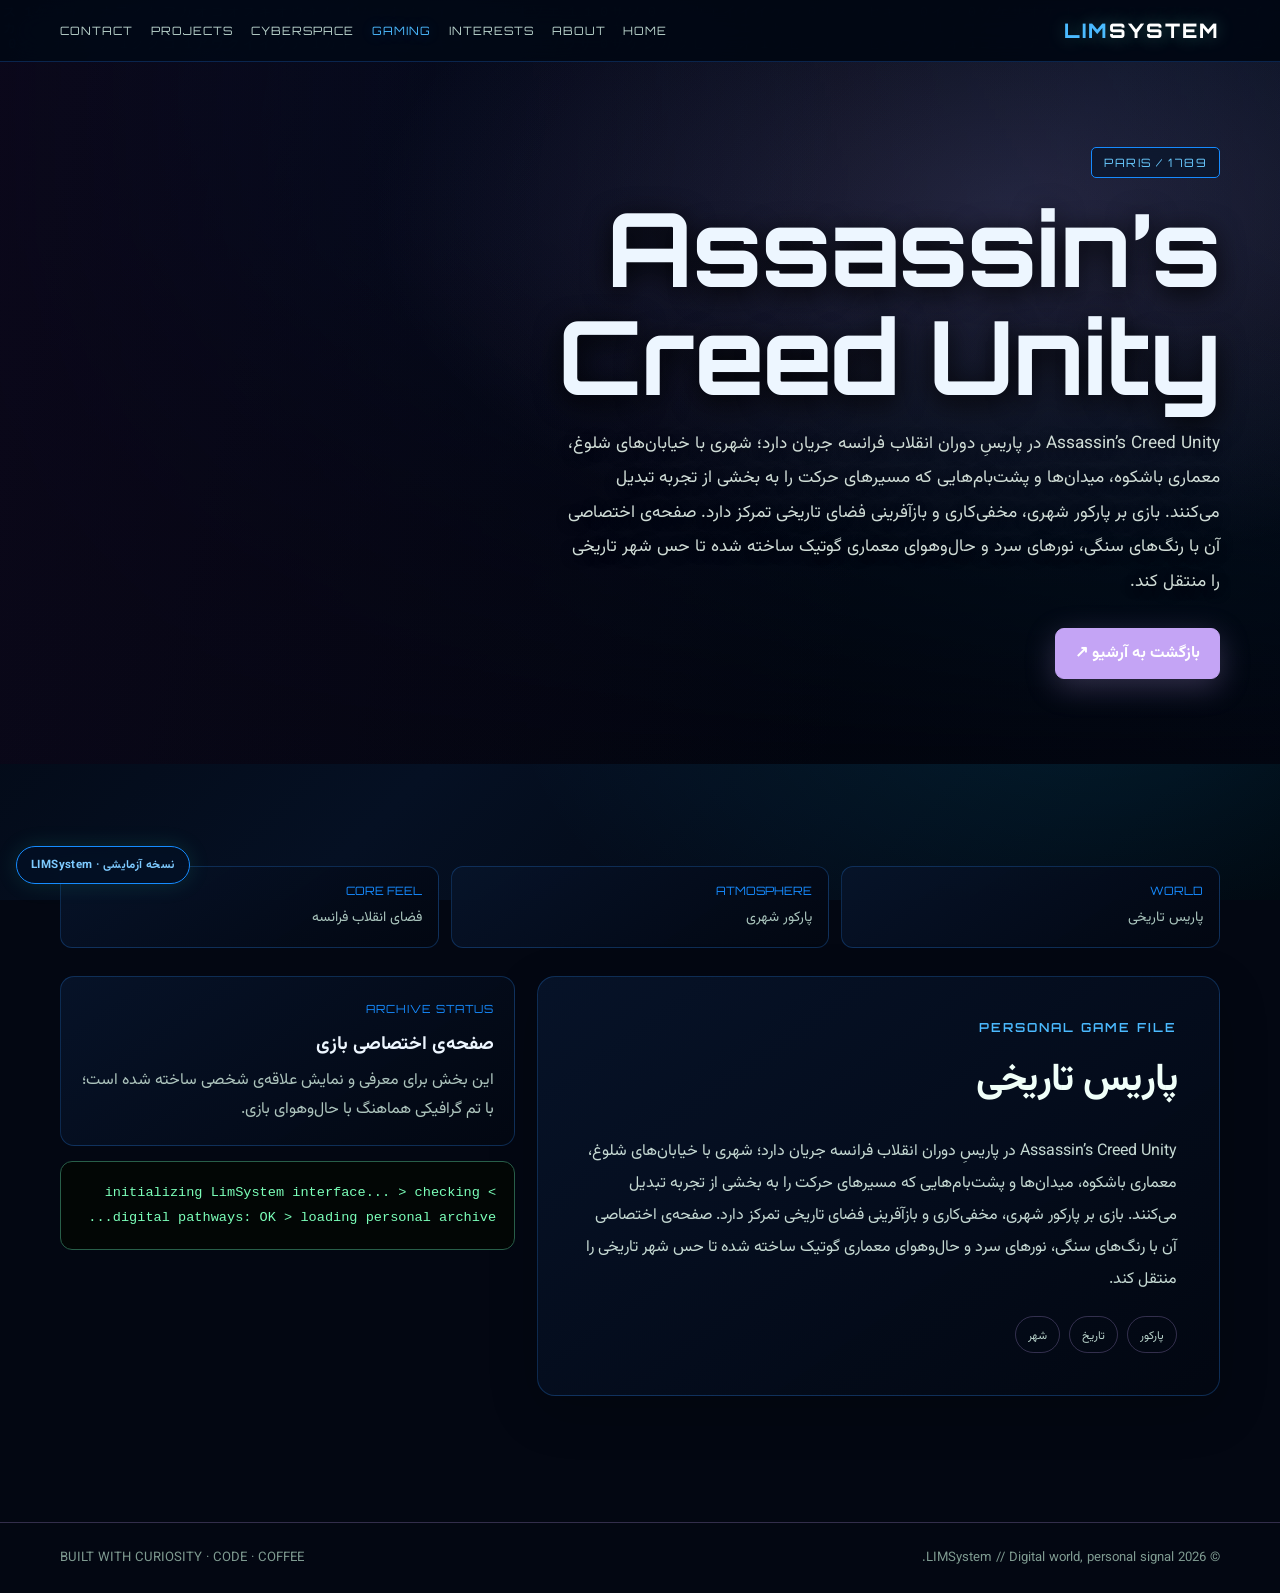
<file: games/ac-unity.html>
<!DOCTYPE html>
<html dir="rtl" lang="fa"><head><meta charset="utf-8"/><meta content="width=device-width,initial-scale=1" name="viewport"/><meta content="#05080b" name="theme-color"/><title>Game: Assassin’s Creed Unity | LimSystem</title><link href="../css/style.css" rel="stylesheet"/></head><body data-game="ac-unity"><span class="experimental-badge">نسخه آزمایشی · LIMSystem</span><canvas id="matrix"></canvas><header><div class="wrap nav"><a class="brand" href="../index.html">LIM<span>SYSTEM</span></a><button aria-label="Open navigation" class="menu-toggle">☰</button><nav class="navlinks"><a class="" href="../index.html">HOME</a><a class="" href="../about.html">ABOUT</a><a class="" href="../interests.html">INTERESTS</a><a class="active" href="../gaming.html">GAMING</a><a class="" href="../cybersecurity.html">CYBERSPACE</a><a class="" href="../projects.html">PROJECTS</a><a class="" href="../contact.html">CONTACT</a></nav></div></header><main><section class="game-hero" style="background-image:url('https://cdn.akamai.steamstatic.com/steam/apps/289650/library_hero.jpg');--gameglow:#c4a4f5"><div class="wrap"><span class="game-badge">PARIS / 1789</span><h1>Assassin’s Creed Unity</h1><p>Assassin’s Creed Unity در پاریسِ دوران انقلاب فرانسه جریان دارد؛ شهری با خیابان‌های شلوغ، معماری باشکوه، میدان‌ها و پشت‌بام‌هایی که مسیرهای حرکت را به بخشی از تجربه تبدیل می‌کنند. بازی بر پارکور شهری، مخفی‌کاری و بازآفرینی فضای تاریخی تمرکز دارد. صفحه‌ی اختصاصی آن با رنگ‌های سنگی، نورهای سرد و حال‌وهوای معماری گوتیک ساخته شده تا حس شهر تاریخی را منتقل کند.</p><div class="actions"><a class="btn" href="../gaming.html" style="background:#c4a4f5;border-color:#c4a4f5">بازگشت به آرشیو ↗</a></div></div></section><section class="section"><div class="wrap"><div class="feature-strip"><div><strong>WORLD</strong><span>پاریس تاریخی</span></div><div><strong>ATMOSPHERE</strong><span>پارکور شهری</span></div><div><strong>CORE FEEL</strong><span>فضای انقلاب فرانسه</span></div></div></div><div class="wrap game-layout"><div class="content-panel"><div class="eyebrow">PERSONAL GAME FILE</div><h2>پاریس تاریخی</h2><p>Assassin’s Creed Unity در پاریسِ دوران انقلاب فرانسه جریان دارد؛ شهری با خیابان‌های شلوغ، معماری باشکوه، میدان‌ها و پشت‌بام‌هایی که مسیرهای حرکت را به بخشی از تجربه تبدیل می‌کنند. بازی بر پارکور شهری، مخفی‌کاری و بازآفرینی فضای تاریخی تمرکز دارد. صفحه‌ی اختصاصی آن با رنگ‌های سنگی، نورهای سرد و حال‌وهوای معماری گوتیک ساخته شده تا حس شهر تاریخی را منتقل کند.</p><div class="taglist"><span class="tag">پارکور</span><span class="tag">تاریخ</span><span class="tag">شهر</span></div></div><aside><div class="fact"><small>ARCHIVE STATUS</small><h3>صفحه‌ی اختصاصی بازی</h3><p>این بخش برای معرفی و نمایش علاقه‌ی شخصی ساخته شده است؛ با تم گرافیکی هماهنگ با حال‌وهوای بازی.</p></div><div style="height:15px"></div><div class="terminal" data-terminal=""><span class="dim">terminal://limsystem/game</span><br/></div></aside></div></section></main><footer><div class="wrap footer-inner"><span>© <span data-year=""></span> LIMSystem // Digital world, personal signal.</span><span>BUILT WITH CURIOSITY · CODE · COFFEE</span></div></footer><script src="../js/main.js"></script></body></html>
</file>
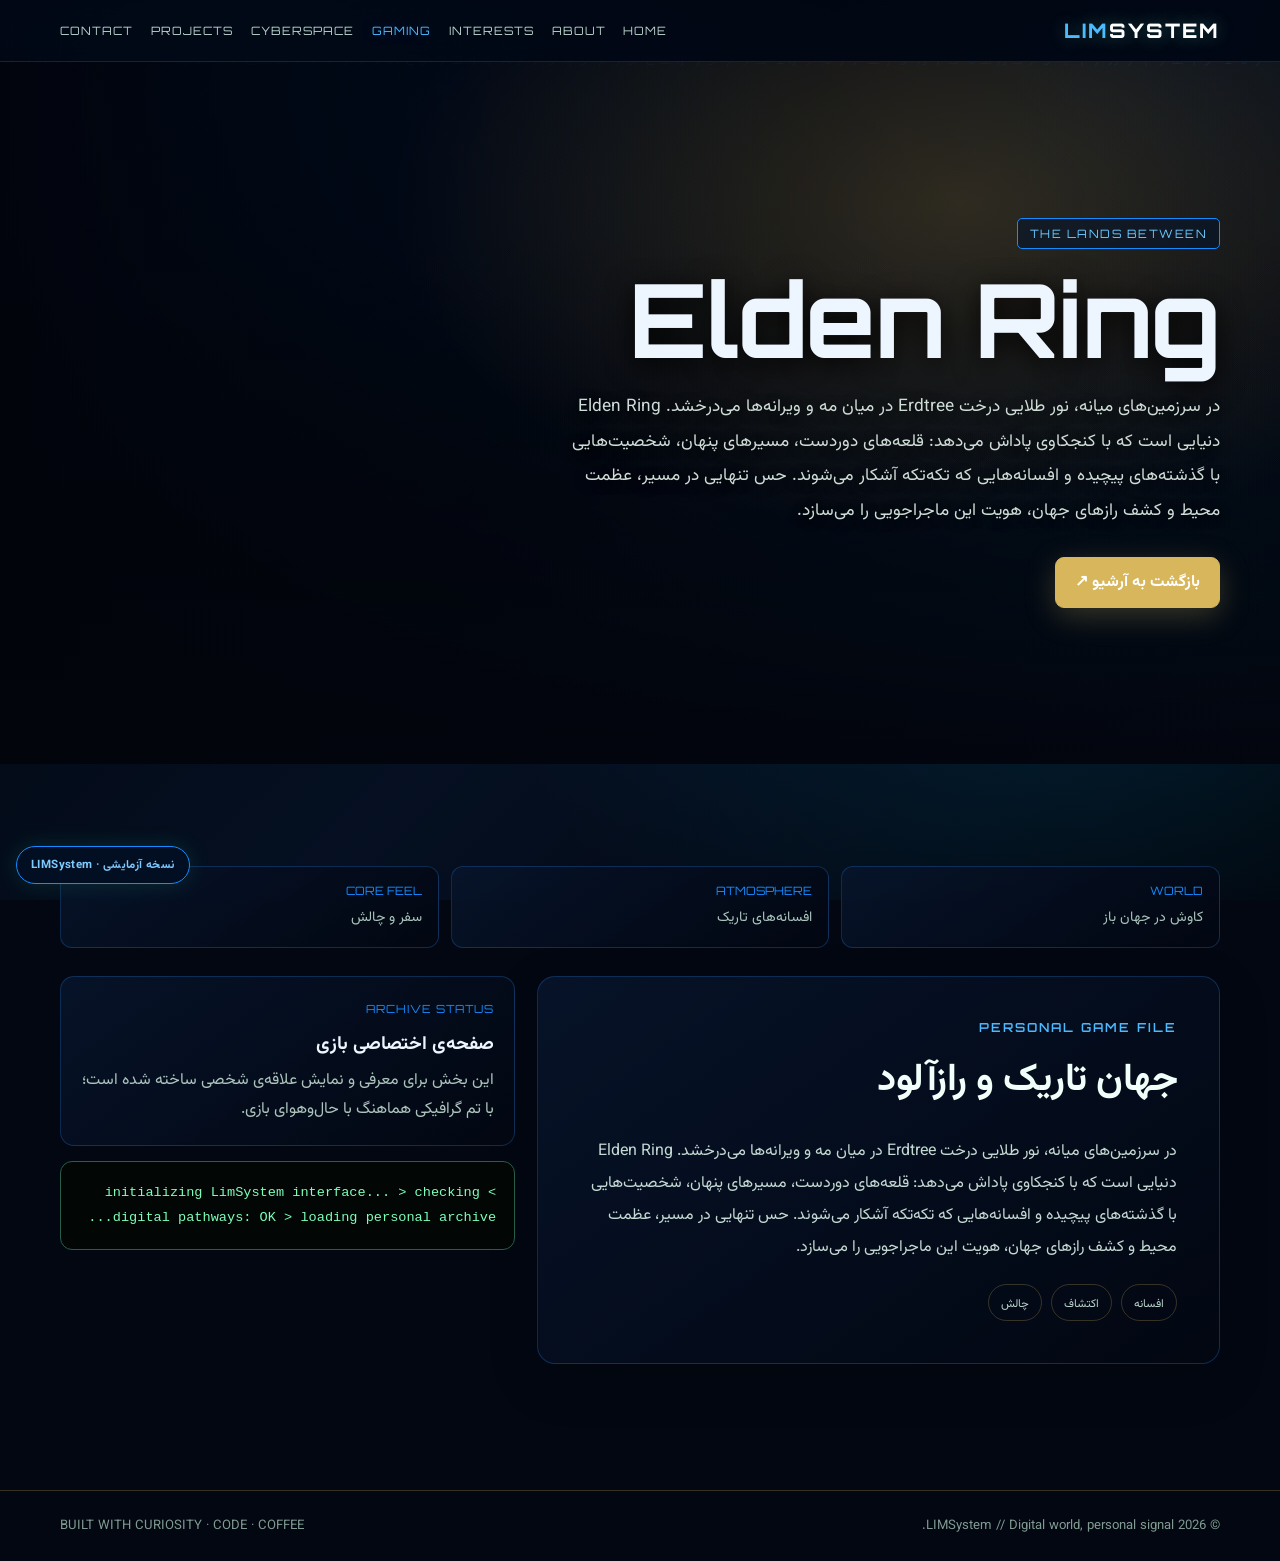
<file: games/elden-ring.html>
<!DOCTYPE html>
<html dir="rtl" lang="fa"><head><meta charset="utf-8"/><meta content="width=device-width,initial-scale=1" name="viewport"/><meta content="#05080b" name="theme-color"/><title>Game: Elden Ring | LimSystem</title><link href="../css/style.css" rel="stylesheet"/></head><body data-game="elden-ring"><span class="experimental-badge">نسخه آزمایشی · LIMSystem</span><canvas id="matrix"></canvas><header><div class="wrap nav"><a class="brand" href="../index.html">LIM<span>SYSTEM</span></a><button aria-label="Open navigation" class="menu-toggle">☰</button><nav class="navlinks"><a class="" href="../index.html">HOME</a><a class="" href="../about.html">ABOUT</a><a class="" href="../interests.html">INTERESTS</a><a class="active" href="../gaming.html">GAMING</a><a class="" href="../cybersecurity.html">CYBERSPACE</a><a class="" href="../projects.html">PROJECTS</a><a class="" href="../contact.html">CONTACT</a></nav></div></header><main><section class="game-hero" style="background-image:url('https://cdn.akamai.steamstatic.com/steam/apps/1245620/library_hero.jpg');--gameglow:#d8b65b"><div class="wrap"><span class="game-badge">THE LANDS BETWEEN</span><h1>Elden Ring</h1><p>در سرزمین‌های میانه، نور طلایی درخت Erdtree در میان مه و ویرانه‌ها می‌درخشد. Elden Ring دنیایی است که با کنجکاوی پاداش می‌دهد: قلعه‌های دوردست، مسیرهای پنهان، شخصیت‌هایی با گذشته‌های پیچیده و افسانه‌هایی که تکه‌تکه آشکار می‌شوند. حس تنهایی در مسیر، عظمت محیط و کشف رازهای جهان، هویت این ماجراجویی را می‌سازد.</p><div class="actions"><a class="btn" href="../gaming.html" style="background:#d8b65b;border-color:#d8b65b">بازگشت به آرشیو ↗</a></div></div></section><section class="section"><div class="wrap"><div class="feature-strip"><div><strong>WORLD</strong><span>کاوش در جهان باز</span></div><div><strong>ATMOSPHERE</strong><span>افسانه‌های تاریک</span></div><div><strong>CORE FEEL</strong><span>سفر و چالش</span></div></div></div><div class="wrap game-layout"><div class="content-panel"><div class="eyebrow">PERSONAL GAME FILE</div><h2>جهان تاریک و رازآلود</h2><p>در سرزمین‌های میانه، نور طلایی درخت Erdtree در میان مه و ویرانه‌ها می‌درخشد. Elden Ring دنیایی است که با کنجکاوی پاداش می‌دهد: قلعه‌های دوردست، مسیرهای پنهان، شخصیت‌هایی با گذشته‌های پیچیده و افسانه‌هایی که تکه‌تکه آشکار می‌شوند. حس تنهایی در مسیر، عظمت محیط و کشف رازهای جهان، هویت این ماجراجویی را می‌سازد.</p><div class="taglist"><span class="tag">افسانه</span><span class="tag">اکتشاف</span><span class="tag">چالش</span></div></div><aside><div class="fact"><small>ARCHIVE STATUS</small><h3>صفحه‌ی اختصاصی بازی</h3><p>این بخش برای معرفی و نمایش علاقه‌ی شخصی ساخته شده است؛ با تم گرافیکی هماهنگ با حال‌وهوای بازی.</p></div><div style="height:15px"></div><div class="terminal" data-terminal=""><span class="dim">terminal://limsystem/game</span><br/></div></aside></div></section></main><footer><div class="wrap footer-inner"><span>© <span data-year=""></span> LIMSystem // Digital world, personal signal.</span><span>BUILT WITH CURIOSITY · CODE · COFFEE</span></div></footer><script src="../js/main.js"></script></body></html>
</file>
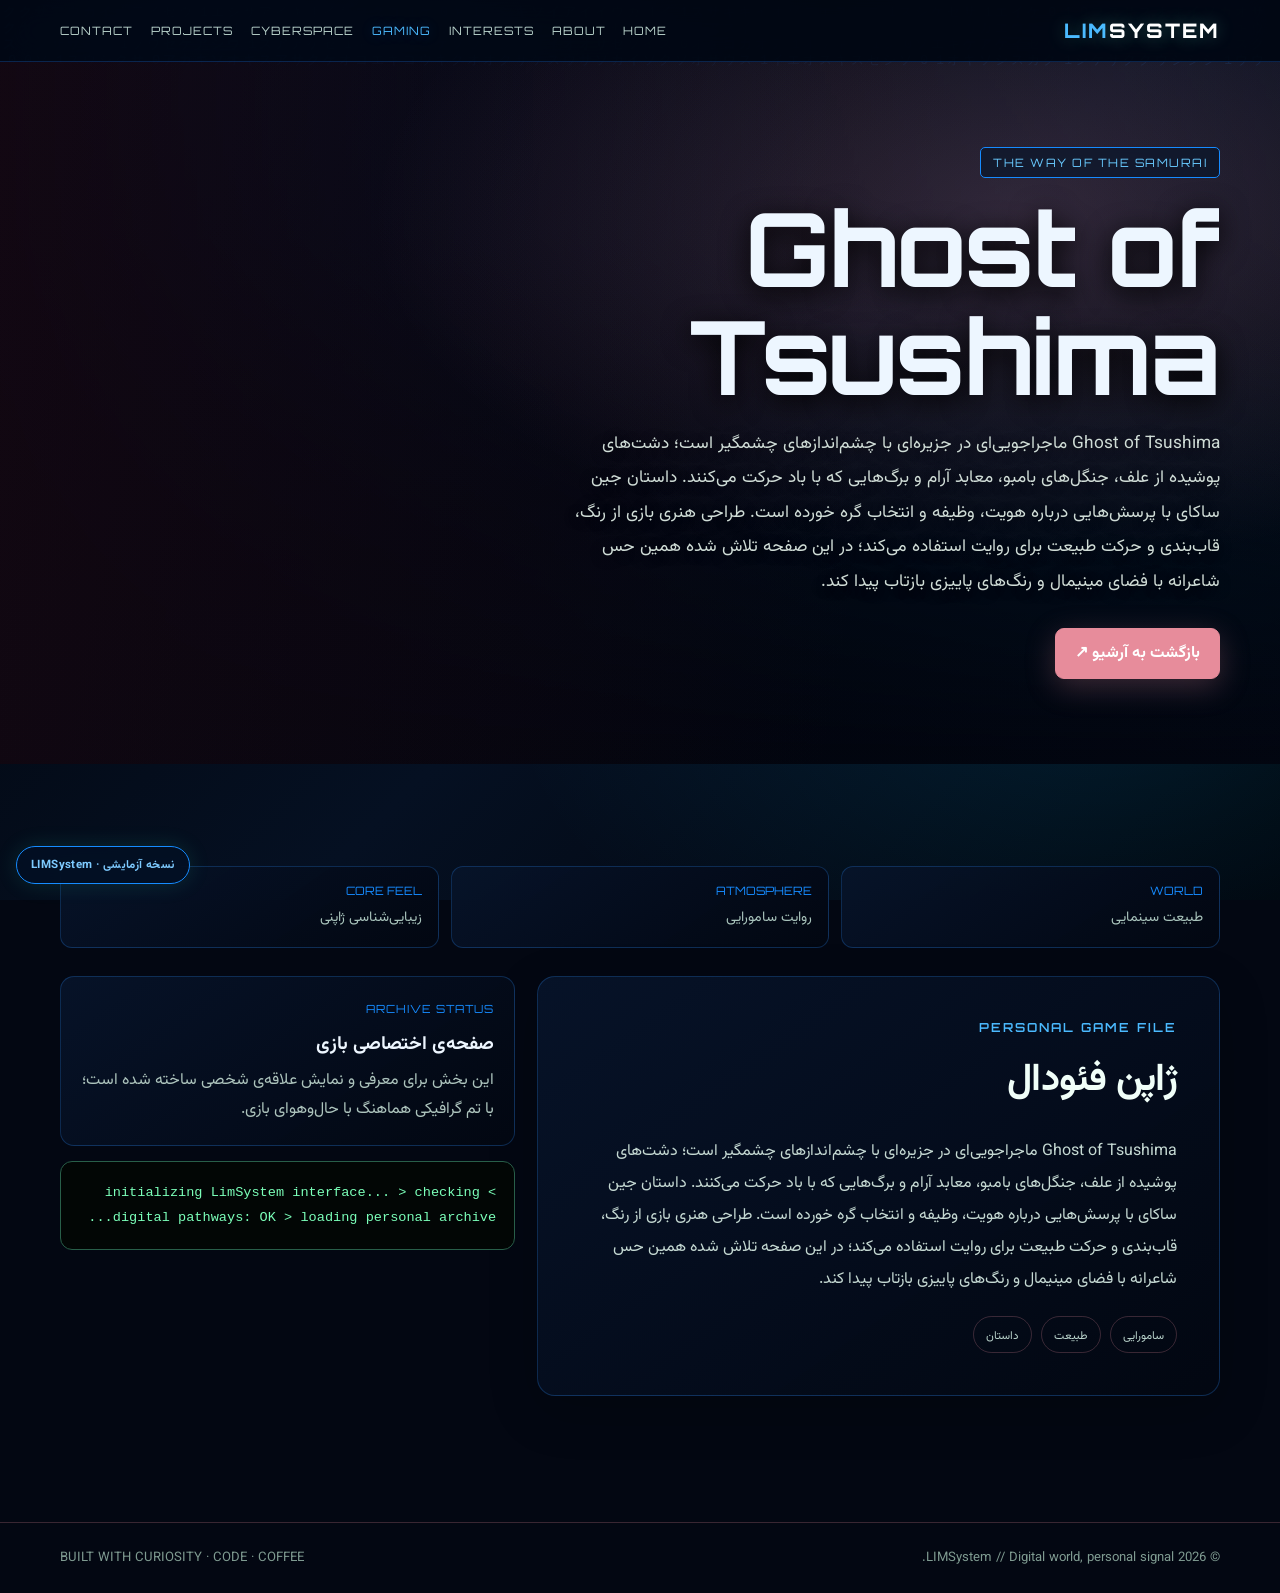
<file: games/ghost-of-tsushima.html>
<!DOCTYPE html>
<html dir="rtl" lang="fa"><head><meta charset="utf-8"/><meta content="width=device-width,initial-scale=1" name="viewport"/><meta content="#05080b" name="theme-color"/><title>Game: Ghost of Tsushima | LimSystem</title><link href="../css/style.css" rel="stylesheet"/></head><body data-game="ghost-of-tsushima"><span class="experimental-badge">نسخه آزمایشی · LIMSystem</span><canvas id="matrix"></canvas><header><div class="wrap nav"><a class="brand" href="../index.html">LIM<span>SYSTEM</span></a><button aria-label="Open navigation" class="menu-toggle">☰</button><nav class="navlinks"><a class="" href="../index.html">HOME</a><a class="" href="../about.html">ABOUT</a><a class="" href="../interests.html">INTERESTS</a><a class="active" href="../gaming.html">GAMING</a><a class="" href="../cybersecurity.html">CYBERSPACE</a><a class="" href="../projects.html">PROJECTS</a><a class="" href="../contact.html">CONTACT</a></nav></div></header><main><section class="game-hero" style="background-image:url('https://cdn.akamai.steamstatic.com/steam/apps/2215430/library_hero.jpg');--gameglow:#e78c9b"><div class="wrap"><span class="game-badge">THE WAY OF THE SAMURAI</span><h1>Ghost of Tsushima</h1><p>Ghost of Tsushima ماجراجویی‌ای در جزیره‌ای با چشم‌اندازهای چشمگیر است؛ دشت‌های پوشیده از علف، جنگل‌های بامبو، معابد آرام و برگ‌هایی که با باد حرکت می‌کنند. داستان جین ساکای با پرسش‌هایی درباره هویت، وظیفه و انتخاب گره خورده است. طراحی هنری بازی از رنگ، قاب‌بندی و حرکت طبیعت برای روایت استفاده می‌کند؛ در این صفحه تلاش شده همین حس شاعرانه با فضای مینیمال و رنگ‌های پاییزی بازتاب پیدا کند.</p><div class="actions"><a class="btn" href="../gaming.html" style="background:#e78c9b;border-color:#e78c9b">بازگشت به آرشیو ↗</a></div></div></section><section class="section"><div class="wrap"><div class="feature-strip"><div><strong>WORLD</strong><span>طبیعت سینمایی</span></div><div><strong>ATMOSPHERE</strong><span>روایت سامورایی</span></div><div><strong>CORE FEEL</strong><span>زیبایی‌شناسی ژاپنی</span></div></div></div><div class="wrap game-layout"><div class="content-panel"><div class="eyebrow">PERSONAL GAME FILE</div><h2>ژاپن فئودال</h2><p>Ghost of Tsushima ماجراجویی‌ای در جزیره‌ای با چشم‌اندازهای چشمگیر است؛ دشت‌های پوشیده از علف، جنگل‌های بامبو، معابد آرام و برگ‌هایی که با باد حرکت می‌کنند. داستان جین ساکای با پرسش‌هایی درباره هویت، وظیفه و انتخاب گره خورده است. طراحی هنری بازی از رنگ، قاب‌بندی و حرکت طبیعت برای روایت استفاده می‌کند؛ در این صفحه تلاش شده همین حس شاعرانه با فضای مینیمال و رنگ‌های پاییزی بازتاب پیدا کند.</p><div class="taglist"><span class="tag">سامورایی</span><span class="tag">طبیعت</span><span class="tag">داستان</span></div></div><aside><div class="fact"><small>ARCHIVE STATUS</small><h3>صفحه‌ی اختصاصی بازی</h3><p>این بخش برای معرفی و نمایش علاقه‌ی شخصی ساخته شده است؛ با تم گرافیکی هماهنگ با حال‌وهوای بازی.</p></div><div style="height:15px"></div><div class="terminal" data-terminal=""><span class="dim">terminal://limsystem/game</span><br/></div></aside></div></section></main><footer><div class="wrap footer-inner"><span>© <span data-year=""></span> LIMSystem // Digital world, personal signal.</span><span>BUILT WITH CURIOSITY · CODE · COFFEE</span></div></footer><script src="../js/main.js"></script></body></html>
</file>
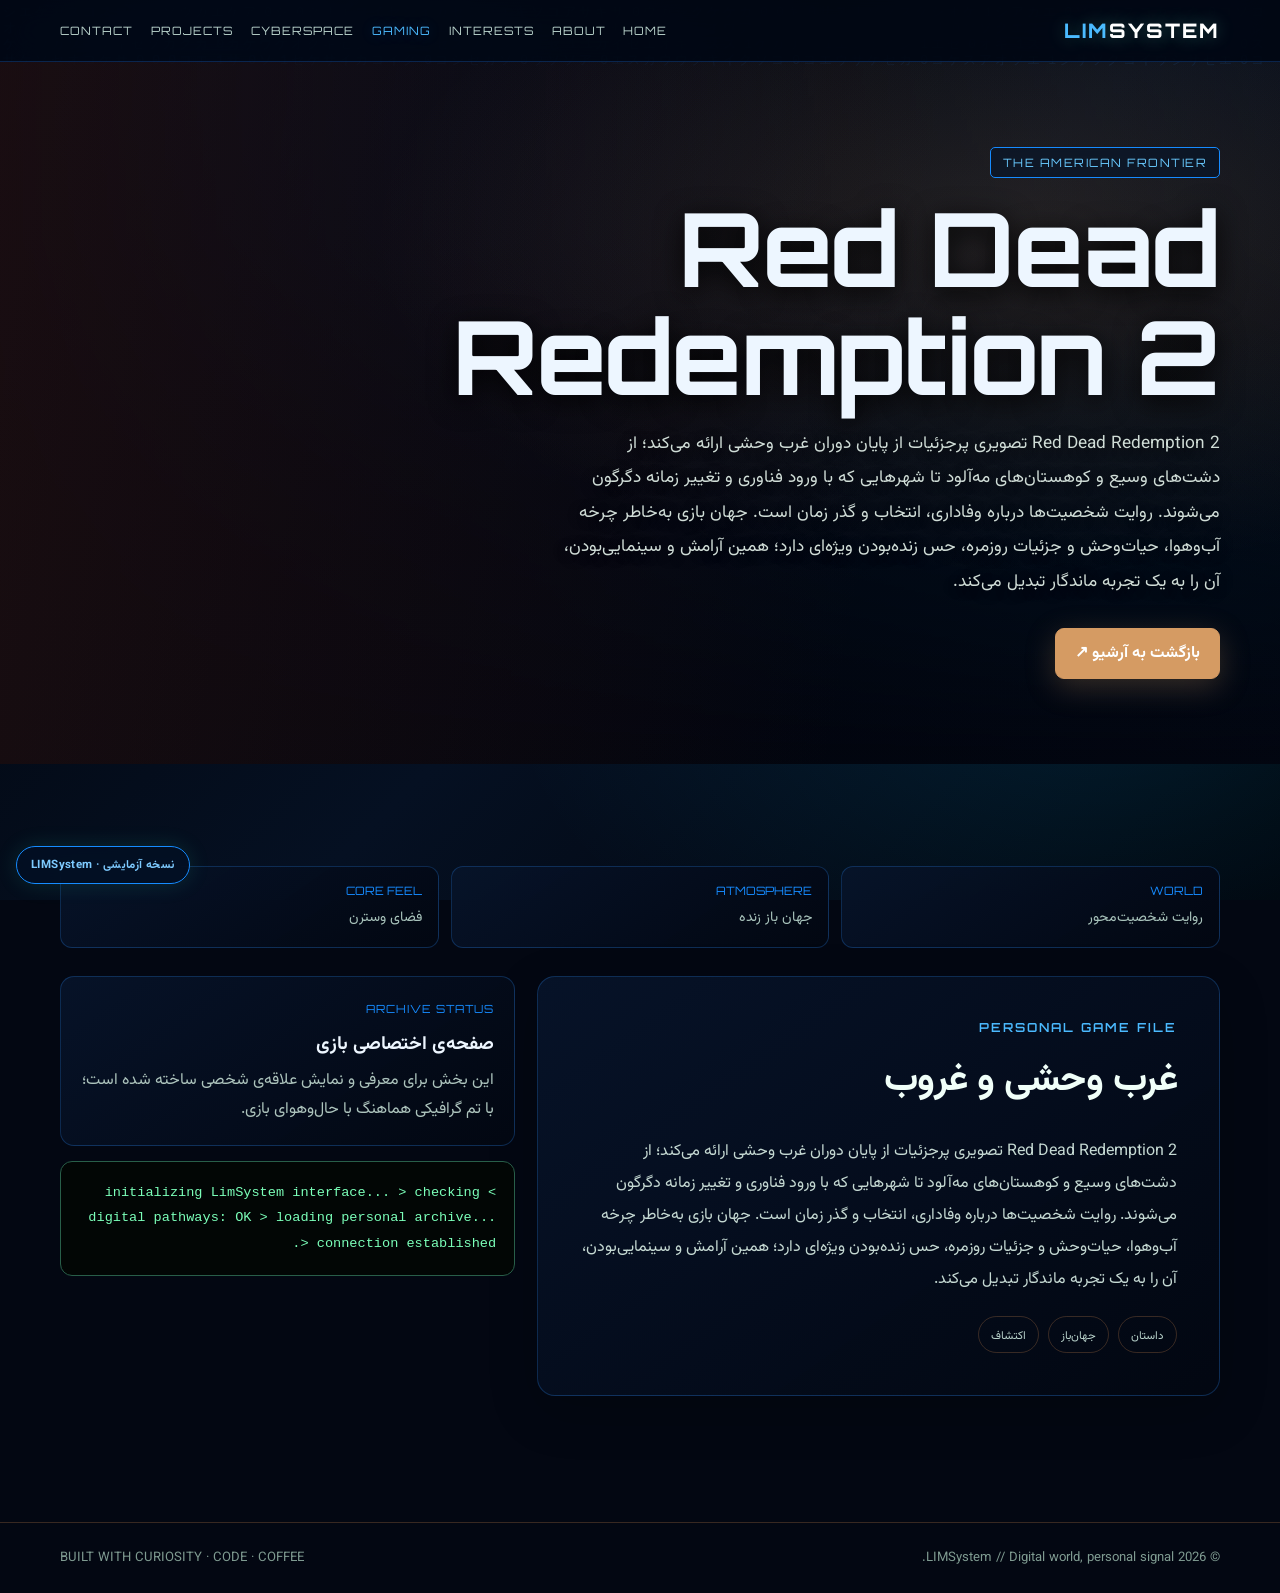
<file: games/red-dead-2.html>
<!DOCTYPE html>
<html dir="rtl" lang="fa"><head><meta charset="utf-8"/><meta content="width=device-width,initial-scale=1" name="viewport"/><meta content="#05080b" name="theme-color"/><title>Game: Red Dead Redemption 2 | LimSystem</title><link href="../css/style.css" rel="stylesheet"/></head><body data-game="red-dead-2"><span class="experimental-badge">نسخه آزمایشی · LIMSystem</span><canvas id="matrix"></canvas><header><div class="wrap nav"><a class="brand" href="../index.html">LIM<span>SYSTEM</span></a><button aria-label="Open navigation" class="menu-toggle">☰</button><nav class="navlinks"><a class="" href="../index.html">HOME</a><a class="" href="../about.html">ABOUT</a><a class="" href="../interests.html">INTERESTS</a><a class="active" href="../gaming.html">GAMING</a><a class="" href="../cybersecurity.html">CYBERSPACE</a><a class="" href="../projects.html">PROJECTS</a><a class="" href="../contact.html">CONTACT</a></nav></div></header><main><section class="game-hero" style="background-image:url('https://cdn.akamai.steamstatic.com/steam/apps/1174180/library_hero.jpg');--gameglow:#d59b63"><div class="wrap"><span class="game-badge">THE AMERICAN FRONTIER</span><h1>Red Dead Redemption 2</h1><p>Red Dead Redemption 2 تصویری پرجزئیات از پایان دوران غرب وحشی ارائه می‌کند؛ از دشت‌های وسیع و کوهستان‌های مه‌آلود تا شهرهایی که با ورود فناوری و تغییر زمانه دگرگون می‌شوند. روایت شخصیت‌ها درباره وفاداری، انتخاب و گذر زمان است. جهان بازی به‌خاطر چرخه آب‌وهوا، حیات‌وحش و جزئیات روزمره، حس زنده‌بودن ویژه‌ای دارد؛ همین آرامش و سینمایی‌بودن، آن را به یک تجربه ماندگار تبدیل می‌کند.</p><div class="actions"><a class="btn" href="../gaming.html" style="background:#d59b63;border-color:#d59b63">بازگشت به آرشیو ↗</a></div></div></section><section class="section"><div class="wrap"><div class="feature-strip"><div><strong>WORLD</strong><span>روایت شخصیت‌محور</span></div><div><strong>ATMOSPHERE</strong><span>جهان باز زنده</span></div><div><strong>CORE FEEL</strong><span>فضای وسترن</span></div></div></div><div class="wrap game-layout"><div class="content-panel"><div class="eyebrow">PERSONAL GAME FILE</div><h2>غرب وحشی و غروب</h2><p>Red Dead Redemption 2 تصویری پرجزئیات از پایان دوران غرب وحشی ارائه می‌کند؛ از دشت‌های وسیع و کوهستان‌های مه‌آلود تا شهرهایی که با ورود فناوری و تغییر زمانه دگرگون می‌شوند. روایت شخصیت‌ها درباره وفاداری، انتخاب و گذر زمان است. جهان بازی به‌خاطر چرخه آب‌وهوا، حیات‌وحش و جزئیات روزمره، حس زنده‌بودن ویژه‌ای دارد؛ همین آرامش و سینمایی‌بودن، آن را به یک تجربه ماندگار تبدیل می‌کند.</p><div class="taglist"><span class="tag">داستان</span><span class="tag">جهان‌باز</span><span class="tag">اکتشاف</span></div></div><aside><div class="fact"><small>ARCHIVE STATUS</small><h3>صفحه‌ی اختصاصی بازی</h3><p>این بخش برای معرفی و نمایش علاقه‌ی شخصی ساخته شده است؛ با تم گرافیکی هماهنگ با حال‌وهوای بازی.</p></div><div style="height:15px"></div><div class="terminal" data-terminal=""><span class="dim">terminal://limsystem/game</span><br/></div></aside></div></section></main><footer><div class="wrap footer-inner"><span>© <span data-year=""></span> LIMSystem // Digital world, personal signal.</span><span>BUILT WITH CURIOSITY · CODE · COFFEE</span></div></footer><script src="../js/main.js"></script></body></html>
</file>
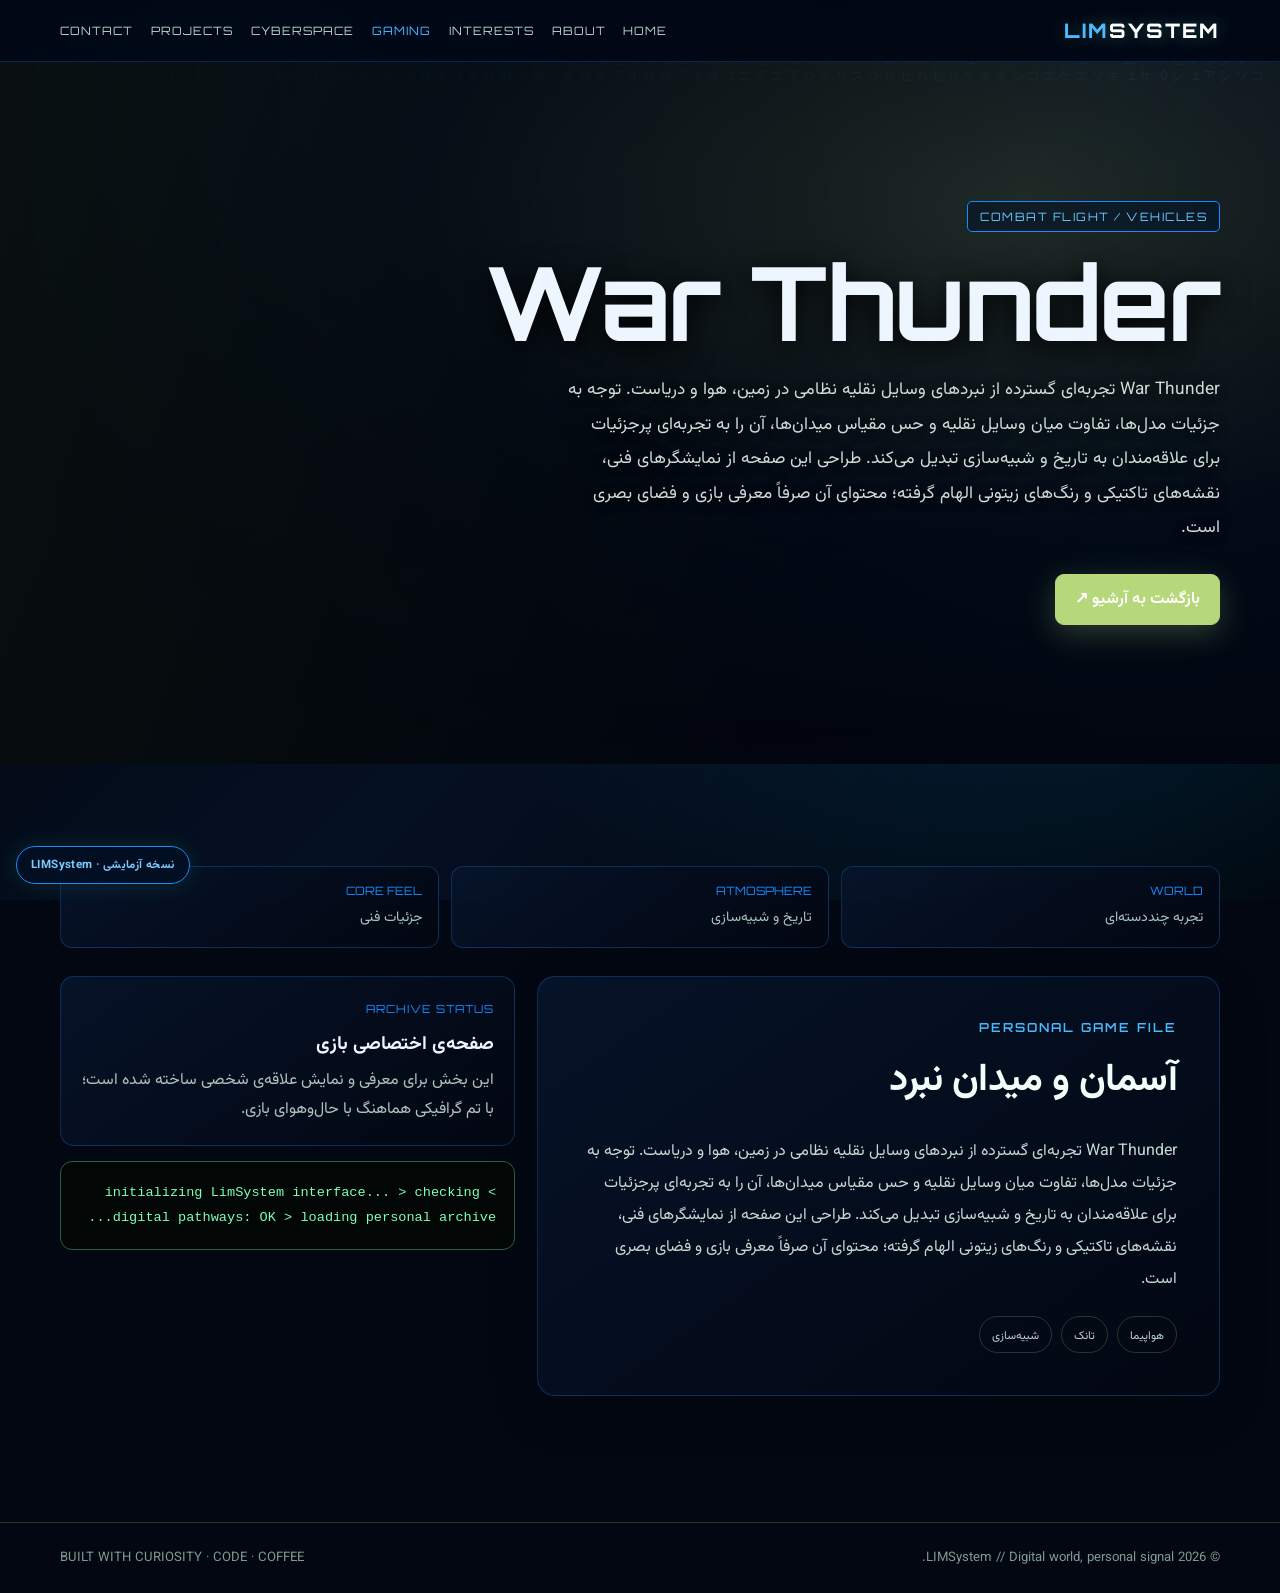
<file: games/war-thunder.html>
<!DOCTYPE html>
<html dir="rtl" lang="fa"><head><meta charset="utf-8"/><meta content="width=device-width,initial-scale=1" name="viewport"/><meta content="#05080b" name="theme-color"/><title>Game: War Thunder | LimSystem</title><link href="../css/style.css" rel="stylesheet"/></head><body data-game="war-thunder"><span class="experimental-badge">نسخه آزمایشی · LIMSystem</span><canvas id="matrix"></canvas><header><div class="wrap nav"><a class="brand" href="../index.html">LIM<span>SYSTEM</span></a><button aria-label="Open navigation" class="menu-toggle">☰</button><nav class="navlinks"><a class="" href="../index.html">HOME</a><a class="" href="../about.html">ABOUT</a><a class="" href="../interests.html">INTERESTS</a><a class="active" href="../gaming.html">GAMING</a><a class="" href="../cybersecurity.html">CYBERSPACE</a><a class="" href="../projects.html">PROJECTS</a><a class="" href="../contact.html">CONTACT</a></nav></div></header><main><section class="game-hero" style="background-image:url('https://cdn.akamai.steamstatic.com/steam/apps/236390/library_hero.jpg');--gameglow:#b6d77a"><div class="wrap"><span class="game-badge">COMBAT FLIGHT / VEHICLES</span><h1>War Thunder</h1><p>War Thunder تجربه‌ای گسترده از نبردهای وسایل نقلیه نظامی در زمین، هوا و دریاست. توجه به جزئیات مدل‌ها، تفاوت میان وسایل نقلیه و حس مقیاس میدان‌ها، آن را به تجربه‌ای پرجزئیات برای علاقه‌مندان به تاریخ و شبیه‌سازی تبدیل می‌کند. طراحی این صفحه از نمایشگرهای فنی، نقشه‌های تاکتیکی و رنگ‌های زیتونی الهام گرفته؛ محتوای آن صرفاً معرفی بازی و فضای بصری است.</p><div class="actions"><a class="btn" href="../gaming.html" style="background:#b6d77a;border-color:#b6d77a">بازگشت به آرشیو ↗</a></div></div></section><section class="section"><div class="wrap"><div class="feature-strip"><div><strong>WORLD</strong><span>تجربه چنددسته‌ای</span></div><div><strong>ATMOSPHERE</strong><span>تاریخ و شبیه‌سازی</span></div><div><strong>CORE FEEL</strong><span>جزئیات فنی</span></div></div></div><div class="wrap game-layout"><div class="content-panel"><div class="eyebrow">PERSONAL GAME FILE</div><h2>آسمان و میدان نبرد</h2><p>War Thunder تجربه‌ای گسترده از نبردهای وسایل نقلیه نظامی در زمین، هوا و دریاست. توجه به جزئیات مدل‌ها، تفاوت میان وسایل نقلیه و حس مقیاس میدان‌ها، آن را به تجربه‌ای پرجزئیات برای علاقه‌مندان به تاریخ و شبیه‌سازی تبدیل می‌کند. طراحی این صفحه از نمایشگرهای فنی، نقشه‌های تاکتیکی و رنگ‌های زیتونی الهام گرفته؛ محتوای آن صرفاً معرفی بازی و فضای بصری است.</p><div class="taglist"><span class="tag">هواپیما</span><span class="tag">تانک</span><span class="tag">شبیه‌سازی</span></div></div><aside><div class="fact"><small>ARCHIVE STATUS</small><h3>صفحه‌ی اختصاصی بازی</h3><p>این بخش برای معرفی و نمایش علاقه‌ی شخصی ساخته شده است؛ با تم گرافیکی هماهنگ با حال‌وهوای بازی.</p></div><div style="height:15px"></div><div class="terminal" data-terminal=""><span class="dim">terminal://limsystem/game</span><br/></div></aside></div></section></main><footer><div class="wrap footer-inner"><span>© <span data-year=""></span> LIMSystem // Digital world, personal signal.</span><span>BUILT WITH CURIOSITY · CODE · COFFEE</span></div></footer><script src="../js/main.js"></script></body></html>
</file>
<file: css/style.css>
@import url('https://fonts.googleapis.com/css2?family=Orbitron:wght@400;500;600;700;800&family=Vazirmatn:wght@300;400;500;600;700;800&display=swap');
:root{--bg:#05080b;--panel:rgba(10,19,23,.82);--line:rgba(78,255,190,.22);--neon:#62ffc4;--cyan:#55d9ff;--muted:#9bb5b1;--text:#e9fff7;--accent:#62ffc4}
*{box-sizing:border-box}html{scroll-behavior:smooth}body{margin:0;background:var(--bg);color:var(--text);font-family:"Vazirmatn",sans-serif;min-height:100vh;overflow-x:hidden}
body:before{content:"";position:fixed;inset:0;z-index:-2;background:radial-gradient(ellipse at 50% 0%,rgba(14,82,66,.25),transparent 55%),linear-gradient(140deg,#030608,#081014 55%,#030608)}
#matrix{position:fixed;inset:0;width:100%;height:100%;z-index:-1;opacity:.22;pointer-events:none}
a{color:inherit;text-decoration:none}.wrap{width:min(1160px,92%);margin:auto}
header{position:sticky;top:0;z-index:20;background:rgba(4,9,12,.78);backdrop-filter:blur(18px);border-bottom:1px solid var(--line)}
.nav{display:flex;align-items:center;justify-content:space-between;gap:20px;padding:16px 0}.brand{font-family:Orbitron,sans-serif;font-weight:800;letter-spacing:2px;color:var(--neon);font-size:1.12rem;white-space:nowrap}.brand span{color:#fff}
.navlinks{display:flex;gap:18px;align-items:center;flex-wrap:wrap}.navlinks a{font-size:.88rem;color:#b9d3cc;transition:.2s}.navlinks a:hover,.navlinks a.active{color:var(--neon);text-shadow:0 0 12px #62ffc455}
.menu-toggle{display:none;background:none;border:1px solid var(--line);color:var(--neon);padding:8px 12px;border-radius:8px}
.hero{min-height:75vh;display:grid;align-items:center;padding:72px 0 58px;position:relative}.hero-grid{display:grid;grid-template-columns:1.1fr .9fr;gap:45px;align-items:center}
.eyebrow{color:var(--neon);font:600 .78rem Orbitron,sans-serif;letter-spacing:2px;text-transform:uppercase}.hero h1{font-size:clamp(2.4rem,6vw,5rem);line-height:1.12;margin:18px 0 22px;letter-spacing:-1px}.hero h1 em{font-style:normal;color:var(--neon);text-shadow:0 0 28px #62ffc433}.hero p{color:#b2c8c2;line-height:2;max-width:650px;font-size:1.02rem}
.actions{display:flex;gap:12px;flex-wrap:wrap;margin-top:28px}.btn{display:inline-flex;align-items:center;justify-content:center;gap:9px;border:1px solid var(--neon);padding:12px 19px;border-radius:9px;color:#04100c;background:var(--neon);font-weight:700;transition:.25s}.btn:hover{transform:translateY(-3px);box-shadow:0 8px 30px #62ffc42b}.btn.ghost{background:transparent;color:var(--neon)}
.visual{height:390px;position:relative;border:1px solid var(--line);border-radius:22px;background:linear-gradient(145deg,#0a1718,#071014 55%,#0a1e1b);overflow:hidden;box-shadow:0 0 70px #25e9a00d,inset 0 0 60px #36ffc20a}
.visual:before,.visual:after{content:"";position:absolute;border:1px solid #62ffc43b;border-radius:50%;width:300px;height:300px;left:50%;top:50%;transform:translate(-50%,-50%);box-shadow:0 0 50px #62ffc411}.visual:after{width:210px;height:210px;border-style:dashed;animation:spin 24s linear infinite}
.core{position:absolute;left:50%;top:50%;transform:translate(-50%,-50%);font:800 clamp(2rem,5vw,3.8rem) Orbitron,sans-serif;color:var(--neon);text-shadow:0 0 25px #62ffc4aa;letter-spacing:4px}.scan{position:absolute;left:0;right:0;height:1px;background:linear-gradient(90deg,transparent,var(--neon),transparent);animation:scan 4s ease-in-out infinite}
.float-label{position:absolute;padding:9px 12px;border:1px solid var(--line);border-radius:8px;background:#06100dcc;color:#b7ffe4;font: .72rem Orbitron,sans-serif;letter-spacing:1px}
.section{padding:60px 0}.section-head{display:flex;justify-content:space-between;align-items:end;gap:20px;margin-bottom:25px}.section h2{font-size:clamp(1.5rem,3vw,2.4rem);margin:8px 0;color:#f0fff9}.section-head p{color:var(--muted);margin:0;max-width:550px;line-height:1.8}
.grid{display:grid;grid-template-columns:repeat(3,1fr);gap:17px}.card{position:relative;min-height:190px;padding:23px;border:1px solid var(--line);border-radius:15px;background:linear-gradient(145deg,rgba(12,26,28,.9),rgba(5,11,14,.92));overflow:hidden;transition:.28s}.card:before{content:"";position:absolute;inset:auto -20% -70% -20%;height:150px;background:radial-gradient(ellipse,var(--accent,#62ffc4),transparent 70%);opacity:.07;transition:.3s}.card:hover{transform:translateY(-5px);border-color:var(--accent,var(--neon));box-shadow:0 15px 40px #0005}.card:hover:before{opacity:.18}.card .index{font: .72rem Orbitron,sans-serif;color:var(--accent,var(--neon));letter-spacing:2px}.card h3{margin:16px 0 8px;font-size:1.25rem}.card p{color:#a9c1ba;line-height:1.8;margin:0;font-size:.92rem}.card .arrow{position:absolute;left:22px;bottom:19px;color:var(--accent,var(--neon));font-size:1.2rem}
.card .symbol{font-size:1.65rem;color:var(--accent,var(--neon))}
.subhero{padding:75px 0 45px;min-height:42vh;display:flex;align-items:center}.subhero h1{font-size:clamp(2.2rem,5vw,4rem);margin:14px 0}.subhero p{max-width:720px;color:#b2c8c2;line-height:2}
.content-panel{border:1px solid var(--line);border-radius:18px;background:var(--panel);padding:clamp(22px,4vw,42px);line-height:2;color:#c5d9d3}
.game-hero{min-height:65vh;position:relative;display:flex;align-items:end;padding:65px 0;background:radial-gradient(ellipse at 80% 20%,var(--gameglow,#b99a4a),transparent 35%),linear-gradient(120deg,#030608,#111a1b 60%,#07090b);isolation:isolate}
.game-hero:before{content:"";position:absolute;inset:0;z-index:-1;background:linear-gradient(0deg,#030608 0%,transparent 80%),repeating-linear-gradient(120deg,transparent 0 50px,#ffffff04 51px 52px)}
.game-hero h1{font-size:clamp(2.5rem,7vw,5.5rem);line-height:1.05;margin:16px 0;text-shadow:0 6px 28px #000}.game-hero p{max-width:680px;color:#d0ddd7;line-height:2}
.game-badge{display:inline-block;border:1px solid var(--gameglow,#62ffc4);color:var(--gameglow,#62ffc4);padding:7px 12px;border-radius:5px;font: .72rem Orbitron,sans-serif;letter-spacing:1.5px}
.game-layout{display:grid;grid-template-columns:1.2fr .8fr;gap:22px}.fact{border:1px solid var(--line);border-radius:14px;padding:20px;background:#071013}.fact small{color:var(--neon);font: .7rem Orbitron,sans-serif;letter-spacing:1px}.fact h3{margin:8px 0}.fact p{color:#adc4bd;line-height:1.8;margin:0}
.taglist{display:flex;gap:9px;flex-wrap:wrap;margin-top:20px}.tag{border:1px solid var(--line);border-radius:50px;padding:6px 12px;color:#b8d2ca;font-size:.82rem}
.terminal{background:#020605;border:1px solid #285e49;border-radius:12px;padding:18px;font: .85rem/1.9 monospace;color:#7bffb9;overflow:hidden}.terminal .dim{color:#5e8f79}
footer{border-top:1px solid var(--line);padding:25px 0;margin-top:50px;color:#7f9b91;font-size:.82rem}.footer-inner{display:flex;justify-content:space-between;gap:20px;flex-wrap:wrap}
.contact-line{display:flex;align-items:center;justify-content:space-between;gap:15px;border-bottom:1px solid var(--line);padding:15px 0}.contact-line strong{color:var(--neon)}
@keyframes spin{to{transform:translate(-50%,-50%) rotate(360deg)}}@keyframes scan{0%,100%{top:0;opacity:0}15%,80%{opacity:1}50%{top:100%}}
@media(max-width:800px){.hero-grid,.game-layout{grid-template-columns:1fr}.visual{height:300px}.grid{grid-template-columns:repeat(2,1fr)}.navlinks{gap:11px}}
@media(max-width:600px){.nav{align-items:flex-start}.menu-toggle{display:block}.navlinks{display:none;position:absolute;top:65px;left:4%;right:4%;padding:18px;background:#061013;border:1px solid var(--line);border-radius:12px;flex-direction:column;align-items:stretch}.navlinks.open{display:flex}.hero{padding-top:50px}.grid{grid-template-columns:1fr}.section-head{display:block}.section-head p{margin-top:10px}.visual{height:250px}.subhero{padding:55px 0 25px}}

/* LIM SYSTEM VISUAL UPGRADE */
:root{--neon:#6dffd0;--cyan:#6ce7ff;--line:rgba(109,255,208,.24)}
body:before{background:radial-gradient(ellipse at 12% 15%,#102b2a 0,transparent 38%),radial-gradient(ellipse at 90% 75%,#111c36 0,transparent 42%),linear-gradient(135deg,#020406,#071114 50%,#030508)}
.nav{padding:18px 0}.brand{font-size:1.25rem;text-shadow:0 0 18px #6dffd055}.navlinks a{font-family:Orbitron,'Vazirmatn',sans-serif;font-size:.72rem;letter-spacing:1px}
.hero{min-height:82vh}.hero h1{font-family:Orbitron,'Vazirmatn',sans-serif;letter-spacing:1px}.visual{border-radius:28px;background:radial-gradient(circle at center,#123e34 0,#071315 42%,#03090b 78%);box-shadow:0 0 80px #62ffc411,inset 0 0 50px #62ffc412}.visual:before{width:360px;height:360px;border-color:#6dffd044}.visual:after{width:255px;height:255px;border-color:#6ce7ff55}.core{font-size:clamp(2.2rem,5vw,4.3rem)}
.card{min-height:235px;border-radius:18px;background:linear-gradient(150deg,rgba(13,27,31,.96),rgba(3,9,12,.96));box-shadow:inset 0 1px #ffffff06}.card h3{font-size:1.35rem}.card p{font-size:.95rem}.card .index{font-size:.68rem}.section{padding:76px 0}.section-head{margin-bottom:32px}.section h2{letter-spacing:-.5px}
.game-card{padding:0;min-height:350px;display:flex;flex-direction:column;isolation:isolate}.game-card .cover{position:absolute;inset:0;z-index:-2;background-size:cover;background-position:center;transition:transform .65s cubic-bezier(.2,.8,.2,1);filter:saturate(.9)}.game-card:hover .cover{transform:scale(1.07);filter:saturate(1.12)}.game-card:after{content:"";position:absolute;inset:0;z-index:-1;background:linear-gradient(0deg,rgba(2,5,7,.98) 0%,rgba(2,5,7,.75) 38%,rgba(2,5,7,.08) 100%)}.game-card .game-copy{padding:25px;margin-top:auto}.game-card .index{color:var(--accent);display:block}.game-card h3{font-size:1.38rem;margin:12px 0 8px}.game-card p{color:#d1e1db}.game-card .game-arrow{color:var(--accent);font-size:1.25rem;display:block;margin-top:16px}.game-hero{min-height:78vh;background-size:cover;background-position:center;position:relative}.game-hero:before{background:linear-gradient(90deg,rgba(1,4,6,.95),rgba(1,4,6,.55) 55%,rgba(1,4,6,.18)),linear-gradient(0deg,#030608 0%,transparent 70%);inset:0}.game-hero .wrap{max-width:1160px;width:92%}.game-hero h1{max-width:900px;font-family:Orbitron,'Vazirmatn',sans-serif;letter-spacing:-1px}.game-hero p{font-size:1.08rem;max-width:700px}.game-badge{backdrop-filter:blur(8px);background:#02060775}.game-layout{align-items:start}.content-panel{box-shadow:0 16px 50px #0003}.fact{background:linear-gradient(145deg,#0b1a1b,#050b0d)}.tag{font-family:Orbitron,'Vazirmatn',sans-serif;font-size:.72rem}
.feature-strip{display:grid;grid-template-columns:repeat(3,1fr);gap:12px;margin-top:26px}.feature-strip div{padding:16px;border:1px solid var(--line);border-radius:12px;background:#071012a8}.feature-strip strong{display:block;color:var(--neon);font: .72rem Orbitron,sans-serif;margin-bottom:7px}.feature-strip span{font-size:.88rem;color:#a9c4bc;line-height:1.7}
@media(max-width:700px){.feature-strip{grid-template-columns:1fr}.game-card{min-height:310px}.game-hero{min-height:65vh;background-position:center}.hero{min-height:unset;padding:55px 0}.section{padding:52px 0}}


/* GAME ARCHIVE — cinematic art direction */
.game-card{min-height:410px;border:1px solid color-mix(in srgb,var(--accent) 42%,transparent);border-radius:20px}
.game-card .cover{background-position:center 28%;transform:scale(1.005)}
.game-card:after{background:linear-gradient(0deg,#030609 0%,rgba(3,6,9,.88) 27%,rgba(3,6,9,.18) 72%,rgba(3,6,9,.05) 100%)}
.game-card .game-copy{padding:27px 25px 25px}
.game-card .index{font-size:.65rem;letter-spacing:1.5px;text-shadow:0 1px 6px #000}
.game-card h3{font-size:clamp(1.2rem,2vw,1.55rem);text-shadow:0 2px 12px #000}
.game-card .game-arrow{display:inline-flex;align-items:center;gap:10px;border-top:1px solid color-mix(in srgb,var(--accent) 45%,transparent);padding-top:13px;width:100%;font:600 .72rem Orbitron,sans-serif;letter-spacing:1.5px}
.game-card .game-arrow:after{content:"↗";font-size:1rem}
.game-card:hover{transform:translateY(-8px);box-shadow:0 22px 60px #0008,0 0 28px color-mix(in srgb,var(--accent) 12%,transparent)}
.game-hero{background-position:center 35%;background-attachment:scroll;overflow:hidden}
.game-hero:after{content:"";position:absolute;inset:0;z-index:-1;pointer-events:none;background:radial-gradient(ellipse at 78% 28%,color-mix(in srgb,var(--gameglow) 24%,transparent),transparent 38%)}
.game-hero .wrap{position:relative;z-index:1}
.game-hero h1{max-width:850px;font-size:clamp(3rem,8vw,6.5rem);text-wrap:balance}
.game-hero p{max-width:660px;text-shadow:0 2px 12px #0008}
.game-layout{margin-top:28px}
.game-layout aside{position:sticky;top:100px}
.game-hero .actions .btn{box-shadow:0 8px 30px color-mix(in srgb,var(--gameglow) 25%,transparent)}
/* Individual game moods: no two archive files share the same atmosphere. */
body[data-game="elden-ring"]{--gameglow:#d8b65b;--line:rgba(216,182,91,.24)}
body[data-game="elden-ring"] .game-hero:after{background:radial-gradient(ellipse at 75% 20%,#c99b3838,transparent 42%),linear-gradient(0deg,#08070622,transparent)}
body[data-game="war-thunder"]{--gameglow:#a9c66c;--line:rgba(169,198,108,.23)}
body[data-game="war-thunder"] .game-hero:after{background:linear-gradient(110deg,#283b1c38,transparent 65%),radial-gradient(ellipse at 80% 20%,#c4dc6c25,transparent 42%)}
body[data-game="red-dead-2"]{--gameglow:#d68c50;--line:rgba(214,140,80,.25)}
body[data-game="red-dead-2"] .game-hero:after{background:linear-gradient(100deg,#5c271e44,transparent 68%),radial-gradient(ellipse at 80% 25%,#e7a45b25,transparent 45%)}
body[data-game="ghost-of-tsushima"]{--gameglow:#e78c9b;--line:rgba(231,140,155,.24)}
body[data-game="ghost-of-tsushima"] .game-hero:after{background:linear-gradient(100deg,#5d182c30,transparent 68%),radial-gradient(ellipse at 80% 22%,#ef9bba32,transparent 45%)}
body[data-game="ac-black-flag"]{--gameglow:#76d7e4;--line:rgba(118,215,228,.25)}
body[data-game="ac-black-flag"] .game-hero:after{background:linear-gradient(100deg,#083e5538,transparent 68%),radial-gradient(ellipse at 80% 22%,#68d8ee28,transparent 45%)}
body[data-game="ac-unity"]{--gameglow:#c4a4f5;--line:rgba(196,164,245,.25)}
body[data-game="ac-unity"] .game-hero:after{background:linear-gradient(100deg,#2d164b38,transparent 68%),radial-gradient(ellipse at 80% 22%,#c4a4f52c,transparent 45%)}
@media(max-width:800px){.game-layout aside{position:static}.game-card{min-height:370px}}
@media(max-width:600px){.game-card{min-height:330px}.game-card .game-copy{padding:22px}.game-hero h1{font-size:clamp(2.6rem,12vw,4.2rem)}}

/* GAME HUB: bold, high-energy gaming identity */
.gaming-intro{position:relative;overflow:hidden;background:radial-gradient(ellipse at 82% 35%,#7b37ff24,transparent 38%),radial-gradient(ellipse at 12% 65%,#ff4d5d18,transparent 36%)}
.gaming-intro:after{content:"PLAYER 01";position:absolute;left:-.02em;bottom:-.3em;font:800 clamp(5rem,18vw,15rem) Orbitron,sans-serif;letter-spacing:-.08em;color:#ffffff05;pointer-events:none;white-space:nowrap}
.gaming-title{background:linear-gradient(100deg,#ffcf5a,#ff668c 42%,#a68aff 75%,#64eaff);-webkit-background-clip:text;background-clip:text;color:transparent;text-shadow:none}
.gaming-stats{display:flex;gap:14px;flex-wrap:wrap;margin-top:26px}.gaming-stats span{padding:11px 15px;border:1px solid #ffffff1b;border-radius:10px;background:#11151d9c;color:#aeb8cb;font: .66rem Orbitron,sans-serif;letter-spacing:1px}.gaming-stats b{color:#ffca67;font-size:1rem;margin-left:7px}
.game-card{border-color:#ffffff20;box-shadow:0 14px 35px #0005}.game-card .cover{filter:saturate(1.1) contrast(1.06)}.game-card:after{background:linear-gradient(0deg,#070910 0%,#070910dc 24%,#07091026 72%,#07091004 100%)}.game-card:hover{border-color:var(--accent);box-shadow:0 22px 60px #0009,0 0 30px color-mix(in srgb,var(--accent) 17%,transparent)}
.history-section{background:linear-gradient(180deg,transparent,#07100d70,transparent)}.history-grid{display:grid;grid-template-columns:repeat(3,1fr);gap:16px}.history-item{border:1px solid var(--line);border-radius:15px;padding:22px;background:linear-gradient(140deg,#0a1718d9,#060b0ee8)}.history-item>span{font: .72rem Orbitron,sans-serif;color:var(--neon);letter-spacing:1px}.history-item h3{margin:12px 0}.history-item p{color:#b0c4bd;line-height:1.9;margin:0}
.code-history{--line:rgba(101,255,150,.2);background:radial-gradient(ellipse at 70% 25%,#00ff7710,transparent 40%)}.code-window{border:1px solid #4cff8b35;border-radius:16px;overflow:hidden;background:#050b08;box-shadow:0 18px 60px #0007}.code-window-top{display:flex;justify-content:space-between;align-items:center;padding:13px 18px;background:#0c1710;border-bottom:1px solid #4cff8b20;color:#82a88e;font: .7rem Orbitron,sans-serif}.dots{display:flex;gap:6px}.dots i{width:8px;height:8px;border-radius:50%;background:#ff6e78}.dots i:nth-child(2){background:#ffd15f}.dots i:nth-child(3){background:#62e99b}.code-timeline{padding:18px 24px;font: .95rem/2 "Vazirmatn",sans-serif}.code-timeline p{color:#b4c7b9;margin:7px 0}.code-timeline b{color:#ffcb67;font-family:Orbitron,sans-serif;margin-left:12px}.code-timeline em{font-style:normal;color:#63eaff}.code-timeline .code-comment{color:#6d9c7b}
.contact-line strong a{color:#65eaff;text-decoration:underline;text-decoration-color:#65eaff55;text-underline-offset:5px;direction:ltr;display:inline-block}
@media(max-width:800px){.history-grid{grid-template-columns:1fr}.gaming-stats{gap:8px}.code-timeline{padding:15px}}

/* LimSystem experimental build marker */
.experimental-badge{position:fixed;z-index:1000;left:16px;bottom:16px;padding:9px 14px;border:1px solid #7cf7d4;border-radius:999px;background:rgba(4,14,17,.88);color:#a6ffe9;font:700 .72rem Vazirmatn, sans-serif;letter-spacing:.4px;box-shadow:0 0 22px #35e6b322;backdrop-filter:blur(10px)}
@media(max-width:600px){.experimental-badge{left:10px;bottom:10px;font-size:.65rem;padding:7px 10px}}


/* ===== BLUE NEON PORTFOLIO REVISION ===== */
:root{--bg:#030712;--panel:rgba(5,14,30,.88);--line:rgba(45,145,255,.30);--neon:#168bff;--cyan:#52c8ff;--muted:#9cb7d8;--text:#edf6ff;--accent:#168bff;--gameglow:#168bff}
body{background:#030712;color:#edf6ff}
body:before{background:radial-gradient(ellipse at 15% 10%,rgba(0,91,210,.20),transparent 42%),radial-gradient(ellipse at 85% 75%,rgba(0,183,255,.12),transparent 38%),linear-gradient(135deg,#02040a,#061124 55%,#02040a)}
#matrix{opacity:.12}
header{background:rgba(2,7,18,.82);border-color:rgba(40,130,255,.24)}
.brand,.eyebrow,.navlinks a:hover,.navlinks a.active,.card .index,.card .arrow,.contact-line strong{color:#4bbaff}
.navlinks a.active{ text-shadow:0 0 14px #168bff55 }
.btn{background:linear-gradient(135deg,#0878ed,#0c4fb9);border-color:#168bff;color:white;box-shadow:0 0 22px #168bff20}
.btn.ghost{background:rgba(3,12,28,.55);color:#8bd4ff}
.btn:hover{box-shadow:0 0 28px #168bff55}
.card,.content-panel,.feature-strip div,.fact{border-color:rgba(45,145,255,.25);background:linear-gradient(145deg,rgba(7,20,42,.92),rgba(2,7,18,.96))}
.card:hover{border-color:#168bff;box-shadow:0 16px 45px #0008,0 0 22px #168bff20}
.visual.profile-visual{height:min(500px,65vw);min-height:360px;border:1px solid #168bff66;border-radius:25px;background:#050d1b;box-shadow:0 0 65px #0878ed18;isolation:isolate}
.profile-photo{position:absolute;inset:0;width:100%;height:100%;object-fit:cover;object-position:center 30%;z-index:-1;filter:contrast(1.03) saturate(.92)}
.profile-visual:before{content:"";position:absolute;inset:0;border:0;border-radius:0;width:auto;height:auto;left:0;top:0;transform:none;background:linear-gradient(0deg,rgba(1,5,14,.92),rgba(1,5,14,.05) 50%,rgba(1,5,14,.16));box-shadow:none}
.profile-visual:after{content:none}
.profile-caption{position:absolute;bottom:0;left:0;right:0;padding:22px 24px;background:linear-gradient(0deg,#020711ed,transparent);display:flex;flex-direction:column;gap:8px;color:#7ed0ff;font: .68rem Orbitron,sans-serif;letter-spacing:1.3px}
.profile-caption strong{font-size:.72rem;color:#edf6ff;letter-spacing:.7px}
.profile-visual .float-label{background:#031024d9;border-color:#168bff66;color:#9ddcff}
.profile-visual .scan{background:linear-gradient(90deg,transparent,#42baff,transparent);opacity:.4}
.welcome-title{line-height:1.4!important;letter-spacing:0!important}
.welcome-title em{display:block;color:#38aaff!important;text-shadow:0 0 24px #168bff4c}
.welcome-fa,.welcome-en{display:inline}
.lang-switch{font-family:Orbitron,sans-serif;cursor:pointer}
.game-card .cover{background-size:cover;background-position:center 30%}
.game-card:after{background:linear-gradient(0deg,#020611 0%,rgba(2,6,17,.82) 32%,rgba(2,6,17,.10) 75%)}
.game-hero:before{background:linear-gradient(90deg,rgba(1,4,12,.95),rgba(1,4,12,.52) 55%,rgba(1,4,12,.12)),linear-gradient(0deg,#020611 0%,transparent 75%)}
.game-badge{color:#69caff;border-color:#168bff;background:#06142b99}
.projects-soon{text-align:center;position:relative;overflow:hidden}
.projects-soon h2{color:#edf6ff}.projects-soon p{font-size:1.15rem;color:#b8d9ff}.soon-mark{display:inline-block;margin-top:15px;padding:8px 16px;border:1px solid #168bff;border-radius:7px;color:#58bfff;font: .75rem Orbitron,sans-serif;letter-spacing:2px;box-shadow:0 0 20px #168bff20}
.experimental-badge{border-color:#168bff!important;color:#7dcaff!important;background:#031024d9!important}
@keyframes floatProfile{0%,100%{transform:translateY(0)}50%{transform:translateY(-5px)}}
.profile-caption{animation:floatProfile 6s ease-in-out infinite}
@media(max-width:800px){.visual.profile-visual{height:440px;min-height:320px}}
@media(max-width:600px){.visual.profile-visual{height:390px;min-height:300px}.profile-photo{object-position:center 25%}}

/* Contact portrait and responsive layout */
.contact-card{display:flex;align-items:center;gap:clamp(18px,4vw,42px)}
.contact-profile{width:clamp(150px,25vw,260px);aspect-ratio:3/4;object-fit:cover;object-position:center;border-radius:18px;border:1px solid #249dff80;box-shadow:0 0 32px #168bff22;flex:0 0 auto}
.contact-details{flex:1;min-width:0}
@media(max-width:650px){.contact-card{flex-direction:column;align-items:stretch}.contact-profile{width:min(100%,260px);margin:0 auto}.contact-details{width:100%}}


/* ===== GitHub Pages + bilingual layout safeguards ===== */
[hidden]{display:none!important}
.welcome-title{display:flex;flex-direction:column;align-items:flex-start;gap:.12em;line-height:1.35!important}
.welcome-title .welcome-fa{display:block;direction:rtl;text-align:right;max-width:100%}
.welcome-title .welcome-en{display:block;direction:ltr;text-align:left;font-family:Orbitron,Arial,sans-serif;font-size:.48em;line-height:1.45;letter-spacing:.025em;max-width:100%;overflow-wrap:anywhere}
.welcome-title em{display:block;margin-top:.08em}
.welcome-copy{display:flex;flex-direction:column;gap:.7em}
.welcome-copy .welcome-fa{display:block;direction:rtl;text-align:right}
.welcome-copy .welcome-en{display:block;direction:ltr;text-align:left;font-family:Arial,sans-serif;line-height:1.8}
.navlinks{gap:clamp(10px,1.4vw,20px)}
.navlinks a{white-space:nowrap}
.profile-caption{position:absolute;left:22px;right:22px;bottom:20px;z-index:2;display:flex;flex-direction:column;gap:6px;color:#eaf6ff;font: .72rem Orbitron,sans-serif;letter-spacing:.06em;text-shadow:0 2px 8px #000}
.profile-caption strong{color:#8ed5ff;font-size:.68rem}
img{max-width:100%}
@media(max-width:800px){.welcome-title{align-items:stretch}.welcome-title .welcome-en{text-align:left}.hero-grid{grid-template-columns:1fr}.hero-copy{min-width:0}.navlinks a{white-space:normal}}
@media(prefers-reduced-motion:reduce){*,*::before,*::after{animation-duration:.01ms!important;animation-iteration-count:1!important;scroll-behavior:auto!important;transition-duration:.01ms!important}}
</file>
